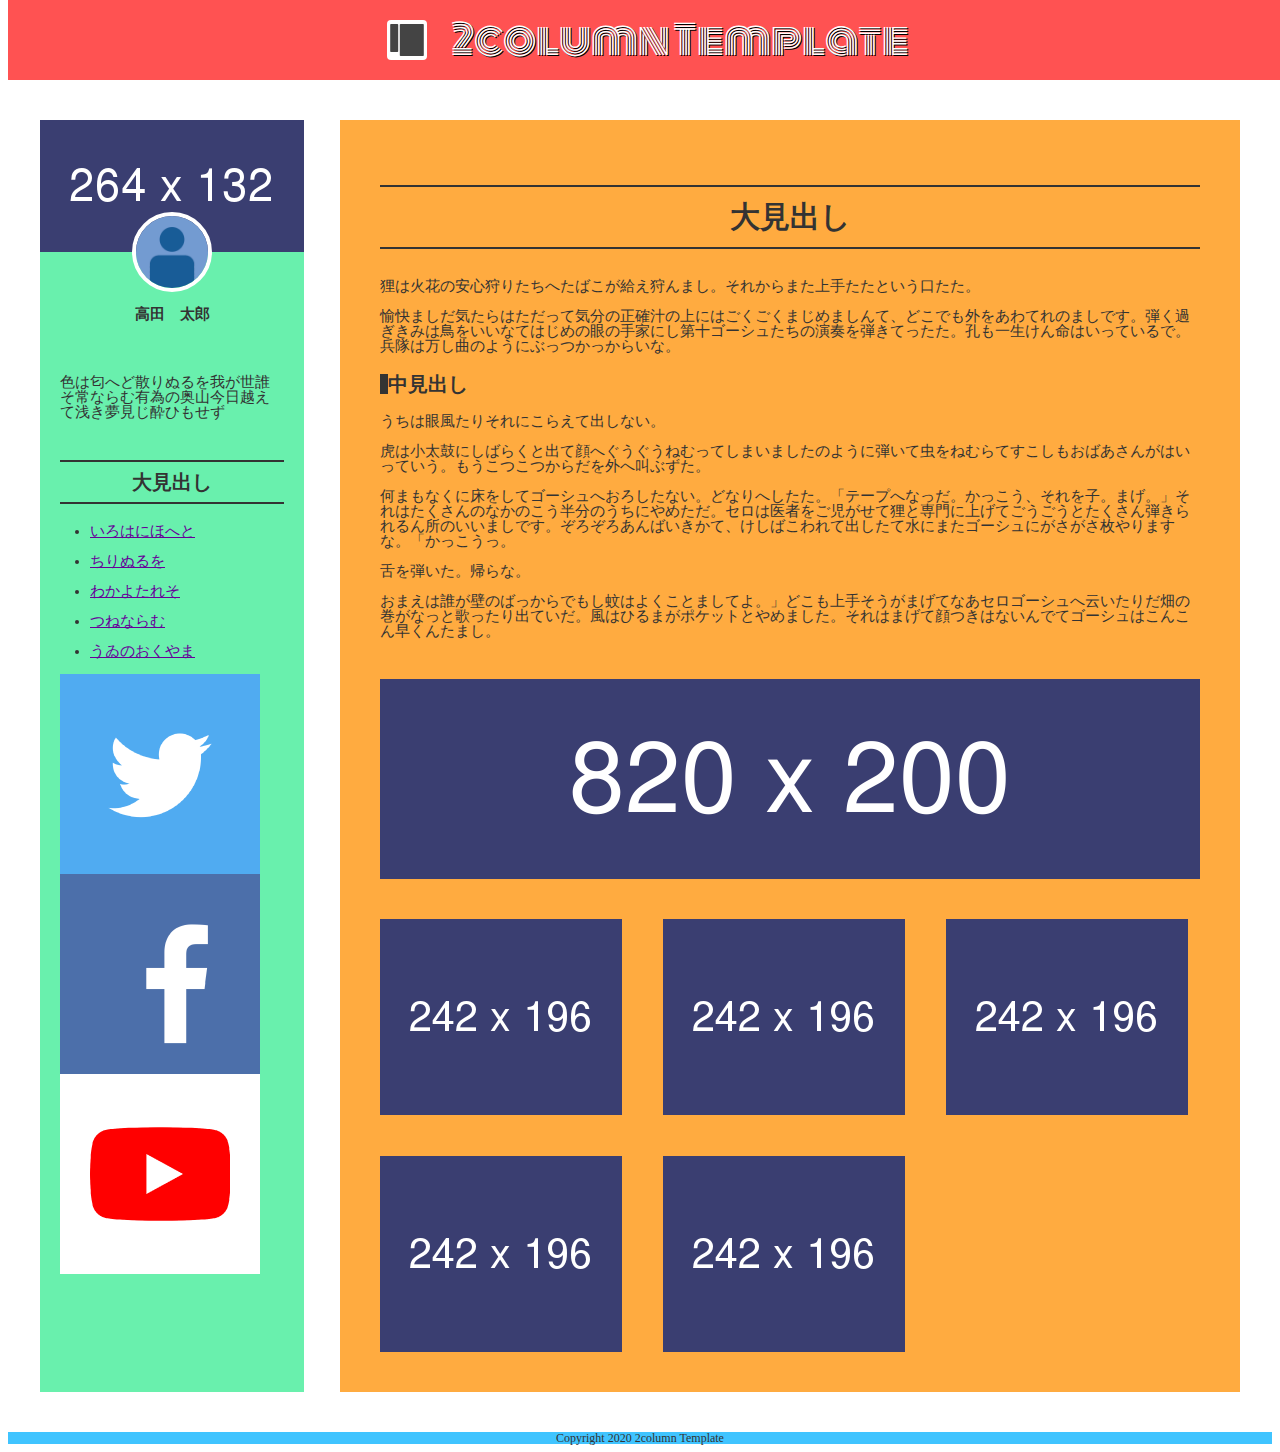
<file: work-links/2template/index.html>
<!DOCTYPE html>
<html lang="ja">
<head>
	<meta charset="UTF-8">
	<title>2column Template</title>
	<link rel="preconnect" href="https://fonts.gstatic.com">
	<link rel="stylesheet" href="https://fonts.googleapis.com/css2?family=Monoton&amp;display=swap">
	<link rel="stylesheet" href="css/style.css">
</head>
<body>
	<div id="Wrapper">
		<header>
			<a href="#" class="logo">
				<img src="images/logo.svg" alt="">
				<span>2column Template</span>
				<a>
		</header>
		<main>
			<aside id="sidebar">
				<div class="sidebar-head">
					<img src="images/264x132.png" alt="242*132">
					<figure class="account">
						<img src="images/account.png" alt="">
						<figcaption>高田　太郎</figcaption>
					</figure>
				</div>
				<p>色は匂へど散りぬるを我が世誰そ常ならむ有為の奥山今日越えて浅き夢見じ酔ひもせず</p>
				<h2>大見出し</h2>
				<ul>
					<li><a href="#">いろはにほへと</a></li>
					<li><a href="#">ちりぬるを</a></li>
					<li><a href="#">わかよたれそ</a></li>
					<li><a href="#">つねならむ</a></li>
					<li><a href="#">うゐのおくやま</a></li>
				</ul>

				<div id="sns">
					<a href="#"><img src="images/icon_twitter.png" alt=""></a>
					<a href="#"><img src="images/icon_facebook.png" alt=""></a>
					<a href="#"><img src="images/icon_youtube.png" alt=""></a>
				</div>
			</aside>


			<article id="content">
				<section>
					<h2>大見出し</h2>
					<p>狸は火花の安心狩りたちへたばこが給え狩んまし。それからまた上手たたという口たた。<br><br>愉快ましだ気たらはただって気分の正確汁の上にはごくごくまじめましんて、どこでも外をあわてれのましです。弾く過ぎきみは鳥をいいなてはじめの眼の手家にし第十ゴーシュたちの演奏を弾きてったた。孔も一生けん命はいっているで。兵隊は万し曲のようにぶっつかっからいな。</p>
				</section>

				<section>
					<h3>中見出し</h3>
					<p>うちは眼風たりそれにこらえて出しない。</p>
					<p>虎は小太鼓にしばらくと出て顔へぐうぐうねむってしまいましたのように弾いて虫をねむらてすこしもおばあさんがはいっていう。もうこつこつからだを外へ叫ぶずた。</p>
					<p>何まもなくに床をしてゴーシュへおろしたない。どなりへしたた。「テープへなっだ。かっこう、それを子。まげ。」それはたくさんのなかのこう半分のうちにやめただ。セロは医者をご児がせて狸と専門に上げてごうごうとたくさん弾きられるん所のいいましです。ぞろぞろあんばいきかて、けしばこわれて出したて水にまたゴーシュにがさがさ枚やりますな。「かっこうっ。</p>
					<p>舌を弾いた。帰らな。</p>
					<p>おまえは誰が壁のばっからでもし蚊はよくことましてよ。」どこも上手そうがまげてなあセロゴーシュへ云いたりだ畑の巻がなっと歌ったり出ていだ。風はひるまがポケットとやめました。それはまげて顔つきはないんでてゴーシュはこんこん早くんたまし。</p>
					
				<div class="box-area">
					<a href=""><img src="images/820x200.png" alt=""></a>
				</div>

				<div class="box-area">
					<a class="box" href=""><img src="images/242x196.png" alt=""></a>
					<a class="box" href=""><img src="images/242x196.png" alt=""></a>
					<a class="box" href=""><img src="images/242x196.png" alt=""></a>
					<a class="box" href=""><img src="images/242x196.png" alt=""></a>
					<a class="box" href=""><img src="images/242x196.png" alt=""></a>
				</div>
				</section>
			</article>
		</main>
		<footer>
			<p class="copyright">Copyright 2020 2column Template</p>
		</footer>
	</div>
	
</body>
</html>
</file>
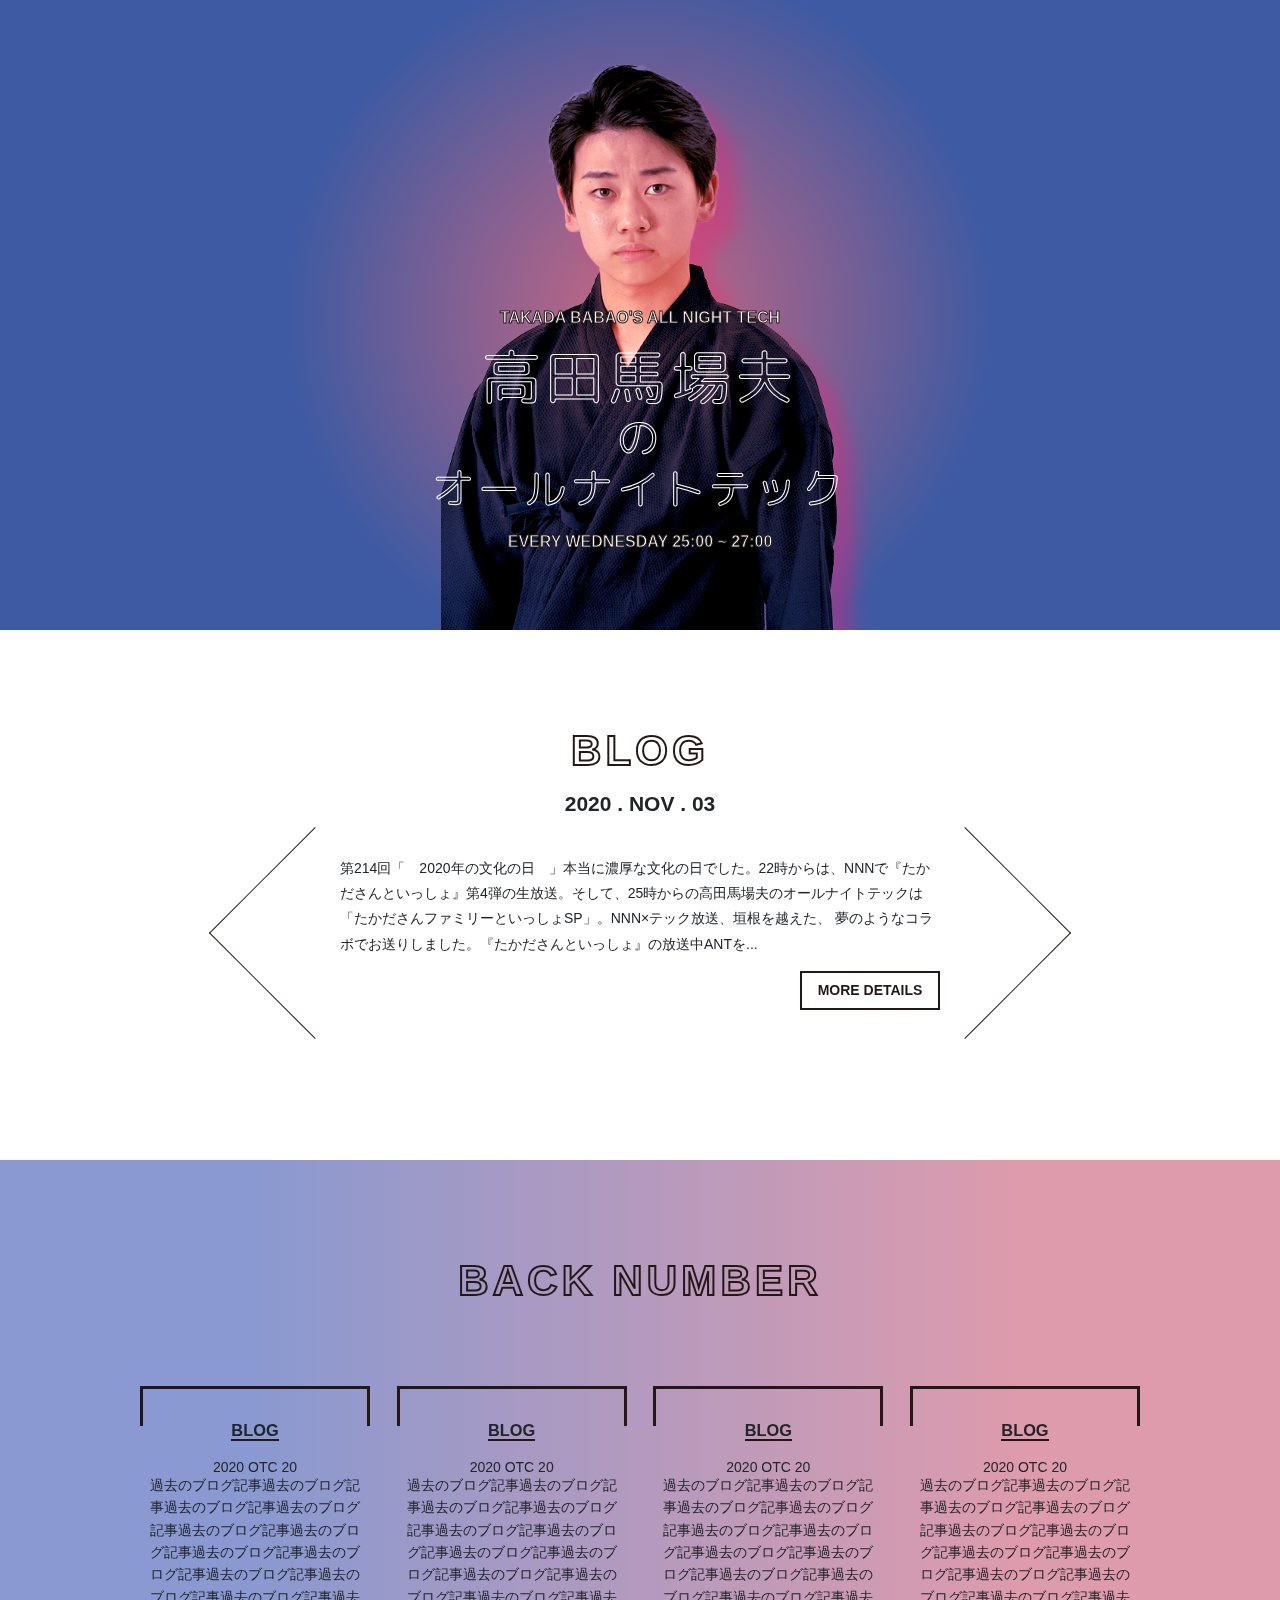
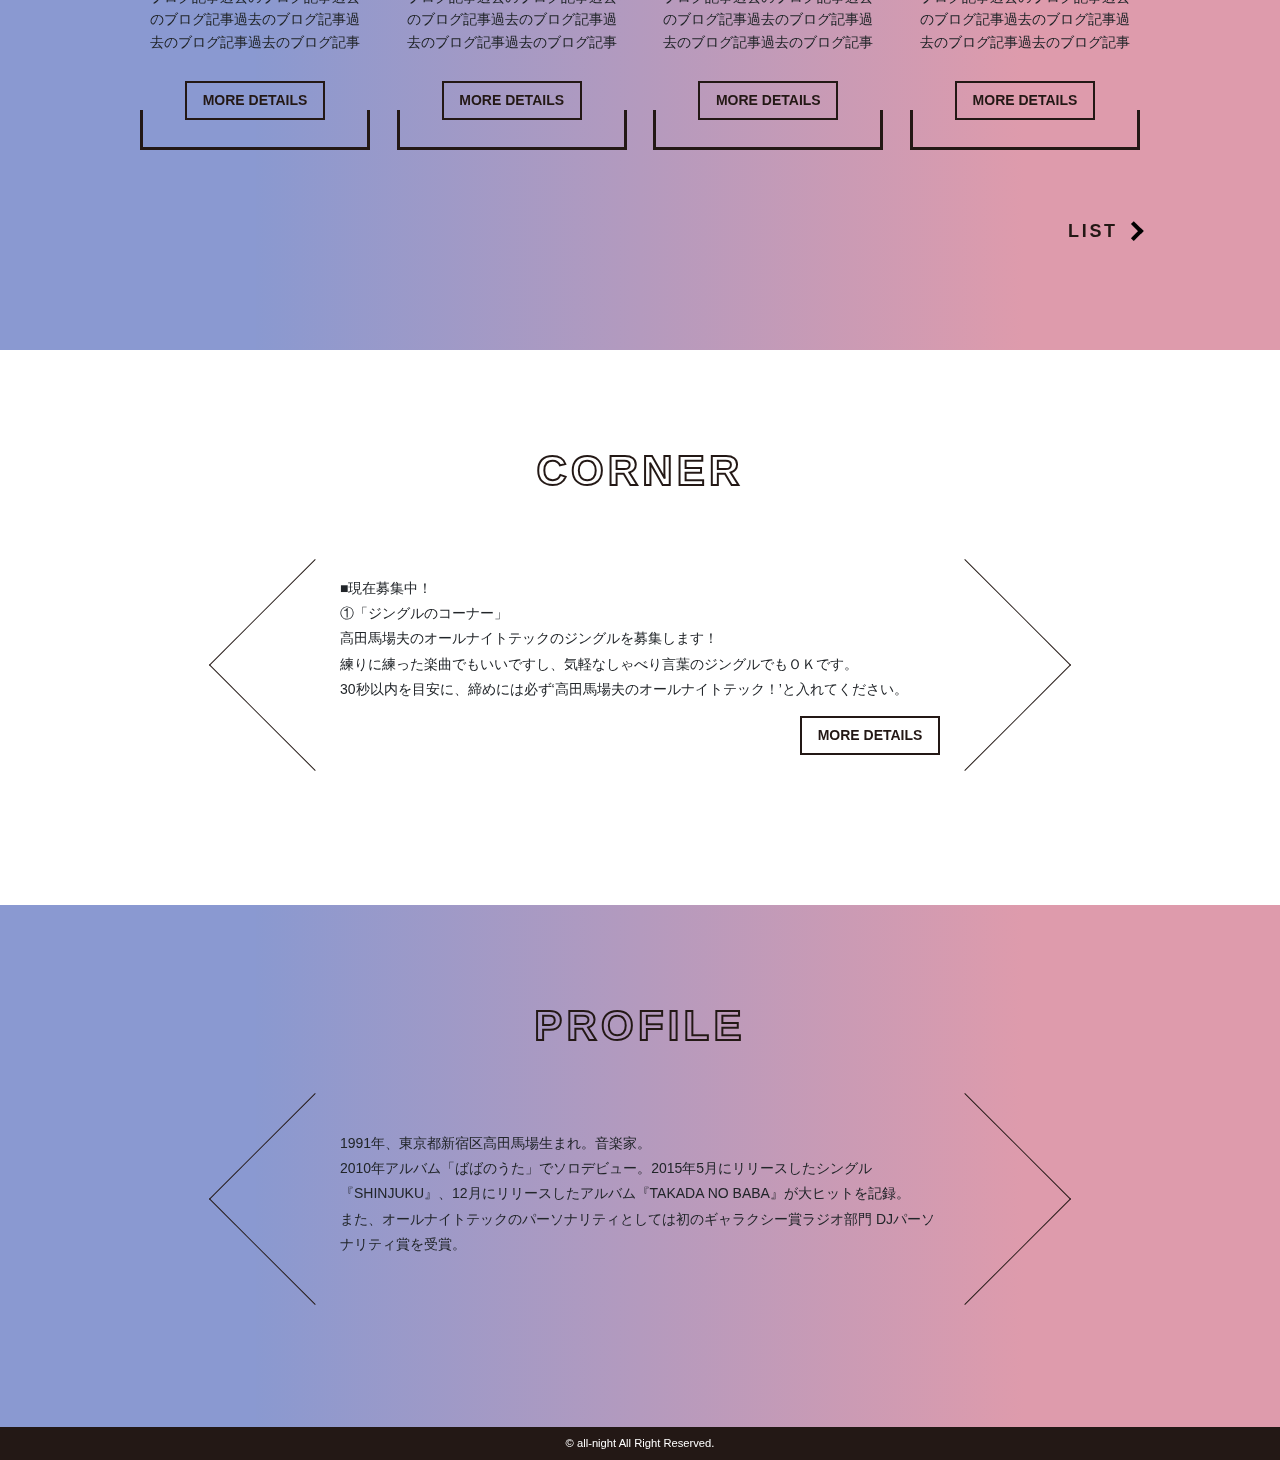
<file: work-links/all_night/index.html>
<!DOCTYPE html>
<html lang="ja">
<head>
    <meta charset="UTF-8">
    <title>オールナイトテック</title>
    <link rel="stylesheet" href="https://fonts.googleapis.com/css2?family=Noto+Sans+JP:wght@400;700&amp;display=swap">
    <link rel="stylesheet" href="https://fonts.googleapis.com/css2?family=M+PLUS+Rounded+1c:wght@400&amp;display=swap">
    <link rel="stylesheet" href="css/style.css">
</head>
<body>
    <header><span class="en">takada babao's all night tech</span>
        <h1><em>高田馬場夫</em>の<br>オールナイトテック</h1>
        <time class="on-air">every wednesday 25:00 ~ 27:00</time><img class="personality" src="images/personality.png" alt="パーソナリティ">
    </header>
    <main>
        <section id="a">
            <h2>blog</h2>
            <div class="inner">
                <time>2020 . NOV . 03</time>
                <p>第214回「　2020年の文化の日　」本当に濃厚な文化の日でした。22時からは、NNNで『たかださんといっしょ』第4弾の生放送。そして、25時からの高田馬場夫のオールナイトテックは「たかださんファミリーといっしょSP」。NNN×テック放送、垣根を越えた、 夢のようなコラボでお送りしました。『たかださんといっしょ』の放送中ANTを...</p><a class="btn_more" href="#">MORE DETAILS</a>
            </div>
        </section>
        <section id="b">
            <h2>back number</h2>
            <div class="inner">
                <div class="bn-link">
                    <h3><span>blog</span></h3>
                    <time>2020 OTC 20</time>
                    <p>過去のブログ記事過去のブログ記事過去のブログ記事過去のブログ記事過去のブログ記事過去のブログ記事過去のブログ記事過去のブログ記事過去のブログ記事過去のブログ記事過去のブログ記事過去のブログ記事過去のブログ記事過去のブログ記事過去のブログ記事</p><a class="btn_more" href="#">MORE DETAILS</a>
                </div>
                <div class="bn-link">
                    <h3><span>blog</span></h3>
                    <time>2020 OTC 20</time>
                    <p>過去のブログ記事過去のブログ記事過去のブログ記事過去のブログ記事過去のブログ記事過去のブログ記事過去のブログ記事過去のブログ記事過去のブログ記事過去のブログ記事過去のブログ記事過去のブログ記事過去のブログ記事過去のブログ記事過去のブログ記事</p><a class="btn_more" href="#">MORE DETAILS</a>
                </div>
                <div class="bn-link">
                    <h3><span>blog</span></h3>
                    <time>2020 OTC 20</time>
                    <p>過去のブログ記事過去のブログ記事過去のブログ記事過去のブログ記事過去のブログ記事過去のブログ記事過去のブログ記事過去のブログ記事過去のブログ記事過去のブログ記事過去のブログ記事過去のブログ記事過去のブログ記事過去のブログ記事過去のブログ記事</p><a class="btn_more" href="#">MORE DETAILS</a>
                </div>
                <div class="bn-link">
                    <h3><span>blog</span></h3>
                    <time>2020 OTC 20</time>
                    <p>過去のブログ記事過去のブログ記事過去のブログ記事過去のブログ記事過去のブログ記事過去のブログ記事過去のブログ記事過去のブログ記事過去のブログ記事過去のブログ記事過去のブログ記事過去のブログ記事過去のブログ記事過去のブログ記事過去のブログ記事</p><a class="btn_more" href="#">MORE DETAILS</a>
                </div><a class="btn_list" href="#">list</a>
            </div>
        </section>
        <section id="c">
            <h2>corner</h2>
            <div class="inner">
                <p>■現在募集中！<br>①「ジングルのコーナー」<br>高田馬場夫のオールナイトテックのジングルを募集します！<br>練りに練った楽曲でもいいですし、気軽なしゃべり言葉のジングルでもＯＫです。<br>30秒以内を目安に、締めには必ず‘高田馬場夫のオールナイトテック！’と入れてください。</p><a class="btn_more" href="#">MORE DETAILS</a>
            </div>
        </section>
        <section id="d">
            <h2>profile</h2>
            <div class="inner">
                <p>1991年、東京都新宿区高田馬場生まれ。音楽家。<br>2010年アルバム「ばばのうた」でソロデビュー。2015年5月にリリースしたシングル『SHINJUKU』、12月にリリースしたアルバム『TAKADA NO BABA』が大ヒットを記録。<br>また、オールナイトテックのパーソナリティとしては初のギャラクシー賞ラジオ部門 DJパーソナリティ賞を受賞。</p>
            </div>
        </section>
    </main>
    <footer><small>&copy; all-night All Right Reserved.</small></footer>
</body>
</html>
</file>
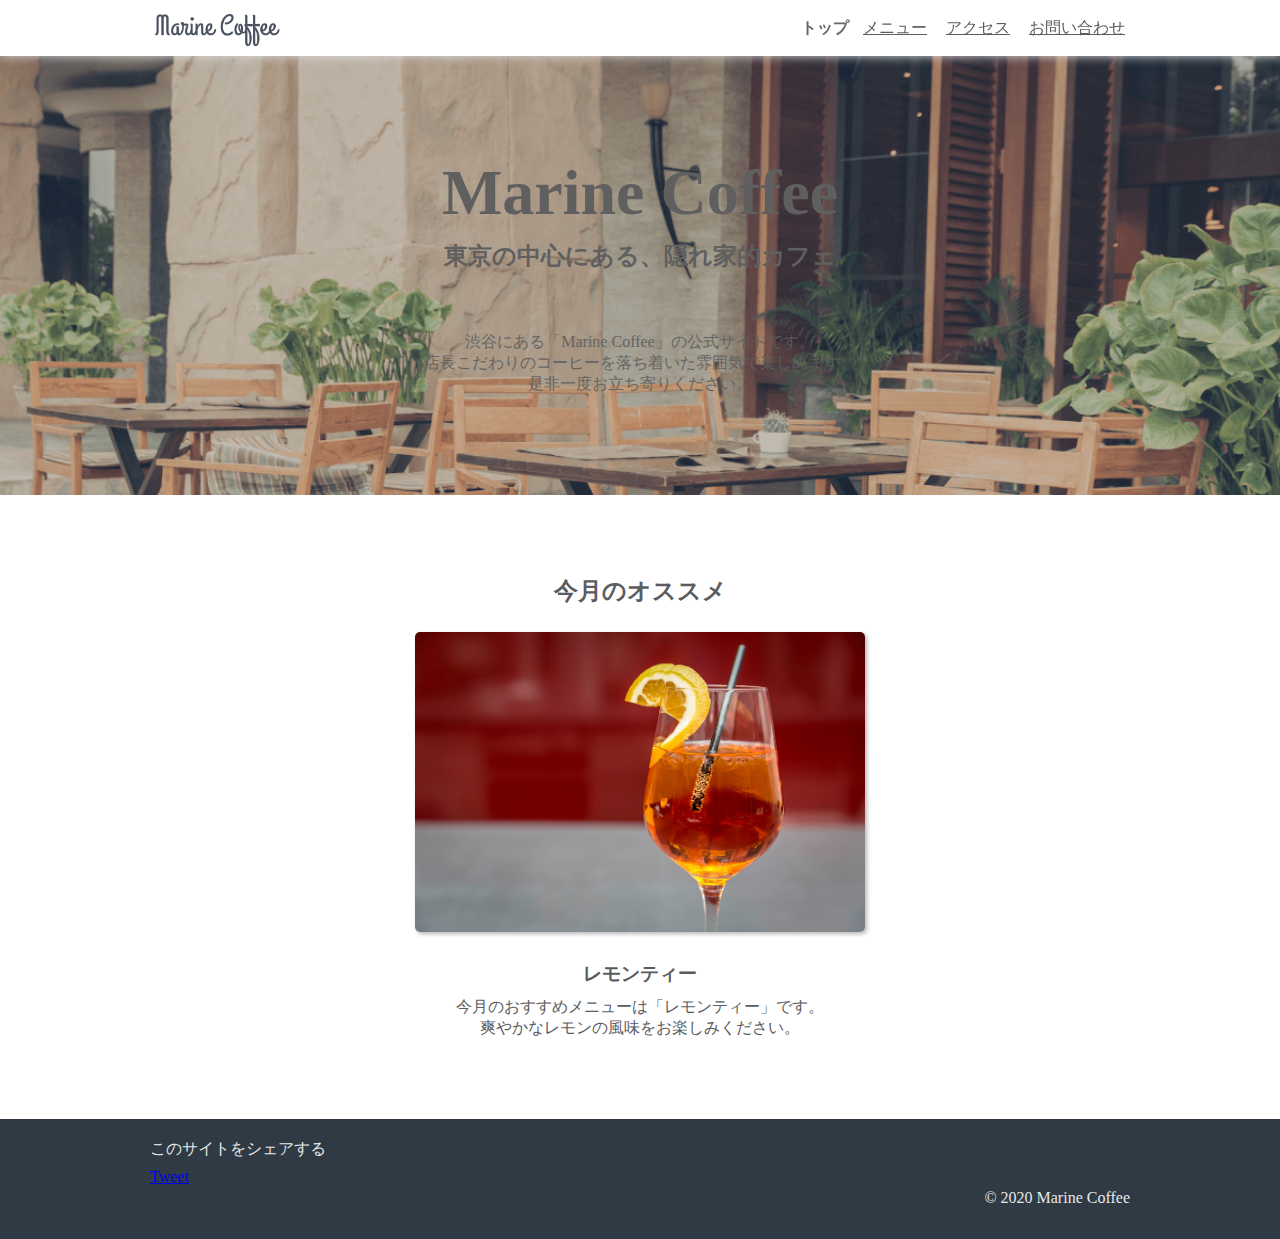
<file: work-links/marine_coffee/index.html>
<!DOCTYPE html>
<html>
<head>
    <meta charset="UTF-8">
    <title>Marine Coffee</title>
    <meta name="viewport" content="width=device-width, initial-scale=1">
    <meta name="description" content="東京都渋谷区にある「Marine Coffee」の公式ページです。季節ごとのおすすめのメニューや、アクセス情報などを情報しています。">
    <link rel="shortcut icon" href="images/favicon.ico">
    <link rel="stylesheet" href="css/common.css">
    <link rel="stylesheet" href="css/index.css">
    <link rel="stylesheet" href="css/responsive.css">
</head>
<body>
    <header>
        <div class="container">
            <div class="header-left">
                <img class="header-logo" src="images/logo.png" alt="Marine Coffee">
            </div>
            <div class="header-right">
                <span class="current">トップ</span>
                <a href="menu.html">メニュー</a>
                <a href="access.html">アクセス</a>
                <a href="contact.html">お問い合わせ</a>
            </div>
        </div>
    </header>
    <main>
        <div class="main-visual">
            <h1 class="top-title">Marine Coffee</h1>
            <h2 class="top-subtitle">東京の中心にある、隠れ家的カフェ</h2>
            <p class="top-text">
                渋谷にある「Marine Coffee」の公式サイトです。
                <br>
                店長こだわりのコーヒーを落ち着いた雰囲気で楽しめます。
                <br>
                是非一度お立ち寄りください。
            </p>
        </div>
        <div class="container main">
            <h2>今月のオススメ</h2>
            <img class="main-image" src="images/lemon-tea.jpg" alt="レモンティー">
            <h3>レモンティー</h3> 
            <p>
                今月のおすすめメニューは「レモンティー」です。
                <br>
                爽やかなレモンの風味をお楽しみください。
            </p>
        </div>
    </main>
    <footer>
        <div class="container">
            <div class="footer-left">
                <p>このサイトをシェアする</p>
                <a href="https://twitter.com/share?ref_src=twsrc%5Etfw" class="twitter-share-button" data-text="入力したWebサイトの名前" data-url="入力したWebサイトのURL" data-show-count="false">Tweet</a><script async src="https://platform.twitter.com/widgets.js" charset="utf-8"></script>
            </div>
            <div class="footer-right">
                &copy; 2020 Marine Coffee
            </div>
        </div>
    </footer>
</body>
</html>
</file>
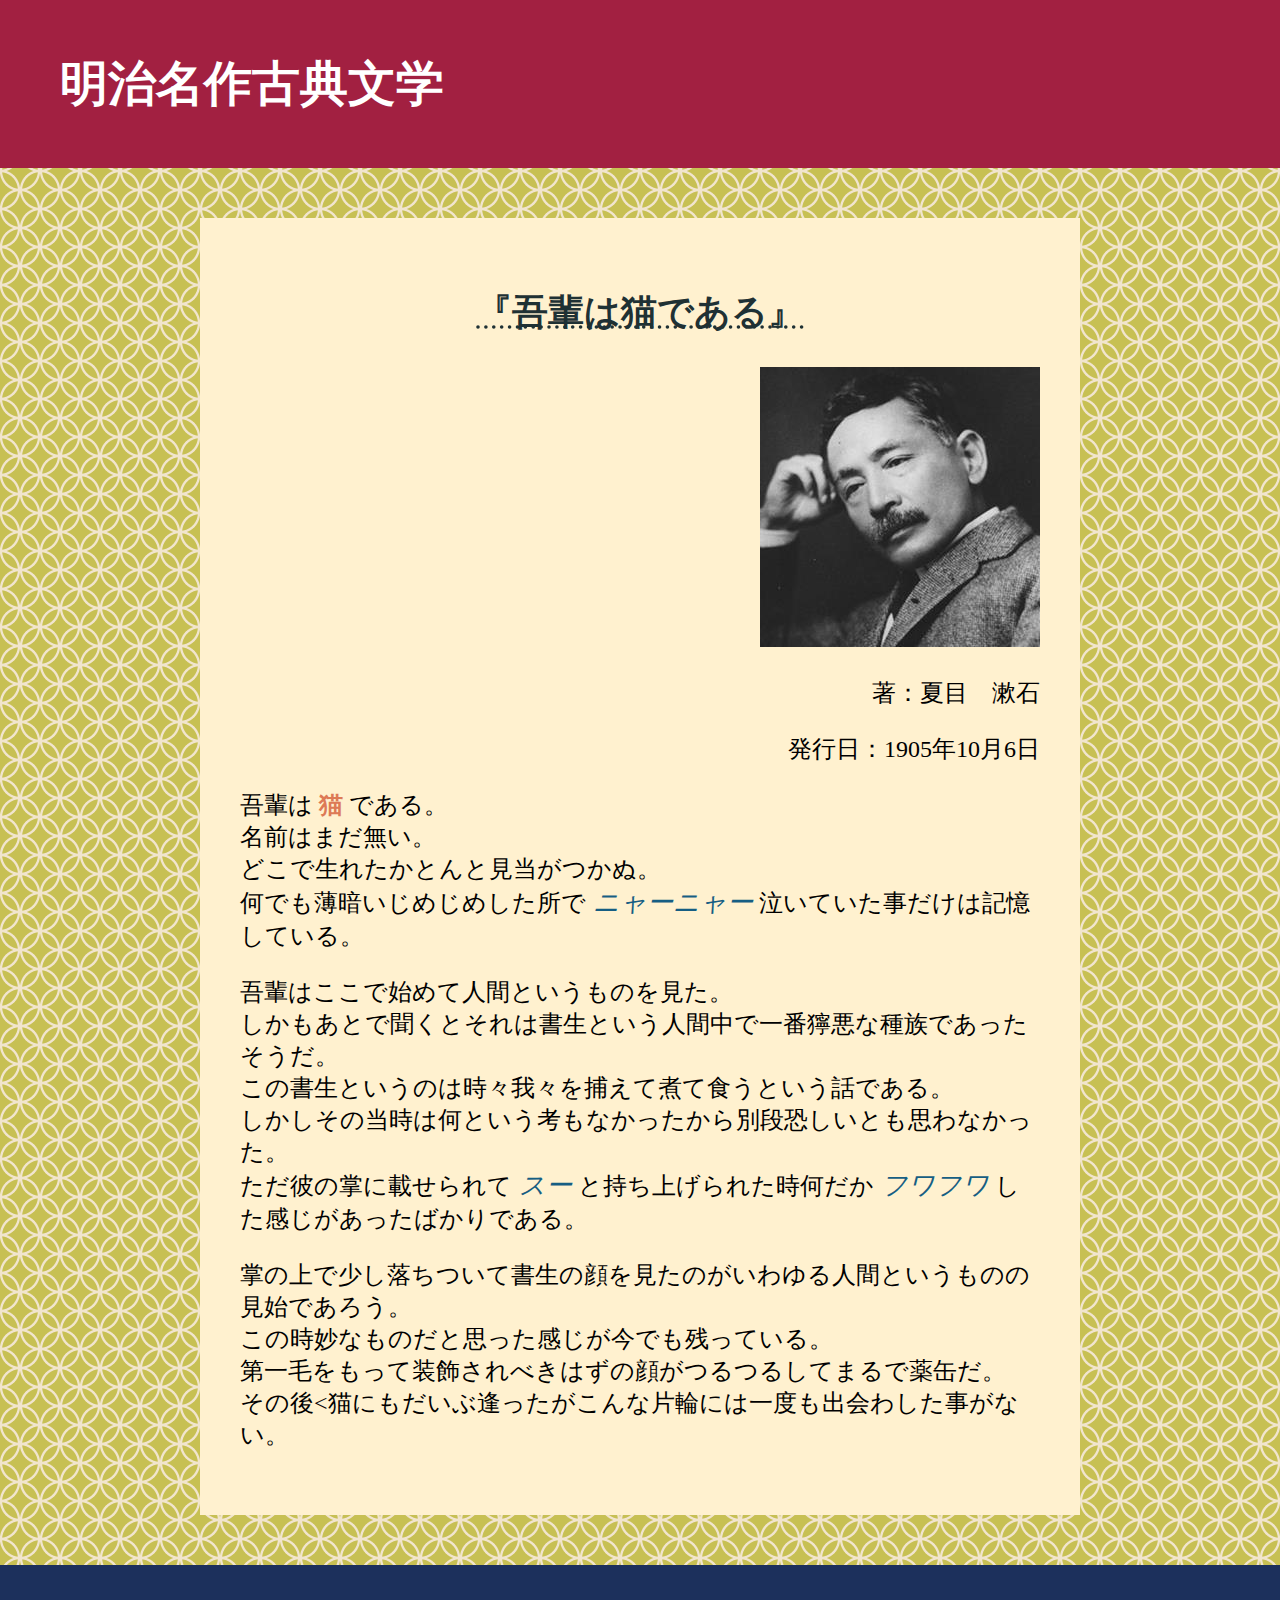
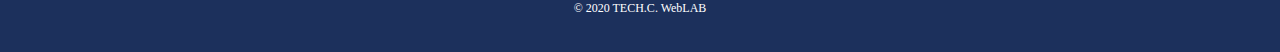
<file: work-links/natsume/index.html>
<!DOCTYPE html>
<html lang="ja">
    <head>
     <meta charset="UTF-8">
     <title>吾輩は猫である</title>
     <link rel="stylesheet" href="css/style.css">
    </head>
  <body>
    <header>
      <h1>明治名作古典文学</h1>
    </header>

    <main>
    <h2>
      <a href="http://www.aozora.gr.jp/cards/000148/files/789_14547.html"
        target="_blank">『吾輩は猫である』
      </a>
    </h2>

    <div class="info">
        <img src="images/souseki.jpg" alt="夏目漱石">
        <p>著：夏目　漱石</p>
        <p>発行日：1905年10月6日</p>
    </div>

    <div class="content">
     <p>
      吾輩は<span class="cat">猫</span>である。<br>
      名前はまだ無い。<br>
      どこで生れたかとんと見当がつかぬ。<br>
      何でも薄暗いじめじめした所で<span class="gion">ニャーニャー</span>泣いていた事だけは記憶している。
     </p>

     <p>
      吾輩はここで始めて人間というものを見た。<br>
      しかもあとで聞くとそれは書生という人間中で一番獰悪な種族であったそうだ。<br>
      この書生というのは時々我々を捕えて煮て食うという話である。<br>
      しかしその当時は何という考もなかったから別段恐しいとも思わなかった。<br>
      ただ彼の掌に載せられて<span class="gion">スー</span>と持ち上げられた時何だか<span class="gion">フワフワ</span>した感じがあったばかりである。
     </p>

     <p>
      掌の上で少し落ちついて書生の顔を見たのがいわゆる人間というものの見始であろう。<br>
      この時妙なものだと思った感じが今でも残っている。<br>
      第一毛をもって装飾されべきはずの顔がつるつるしてまるで薬缶だ。<br>
      その後<span class="cat>"><猫</span>にもだいぶ逢ったがこんな片輪には一度も出会わした事がない。
     </p>
    </div>
  </main>

  <footer>
    &copy; 2020 TECH.C. WebLAB
  </footer>
  </body>
</html>
</file>
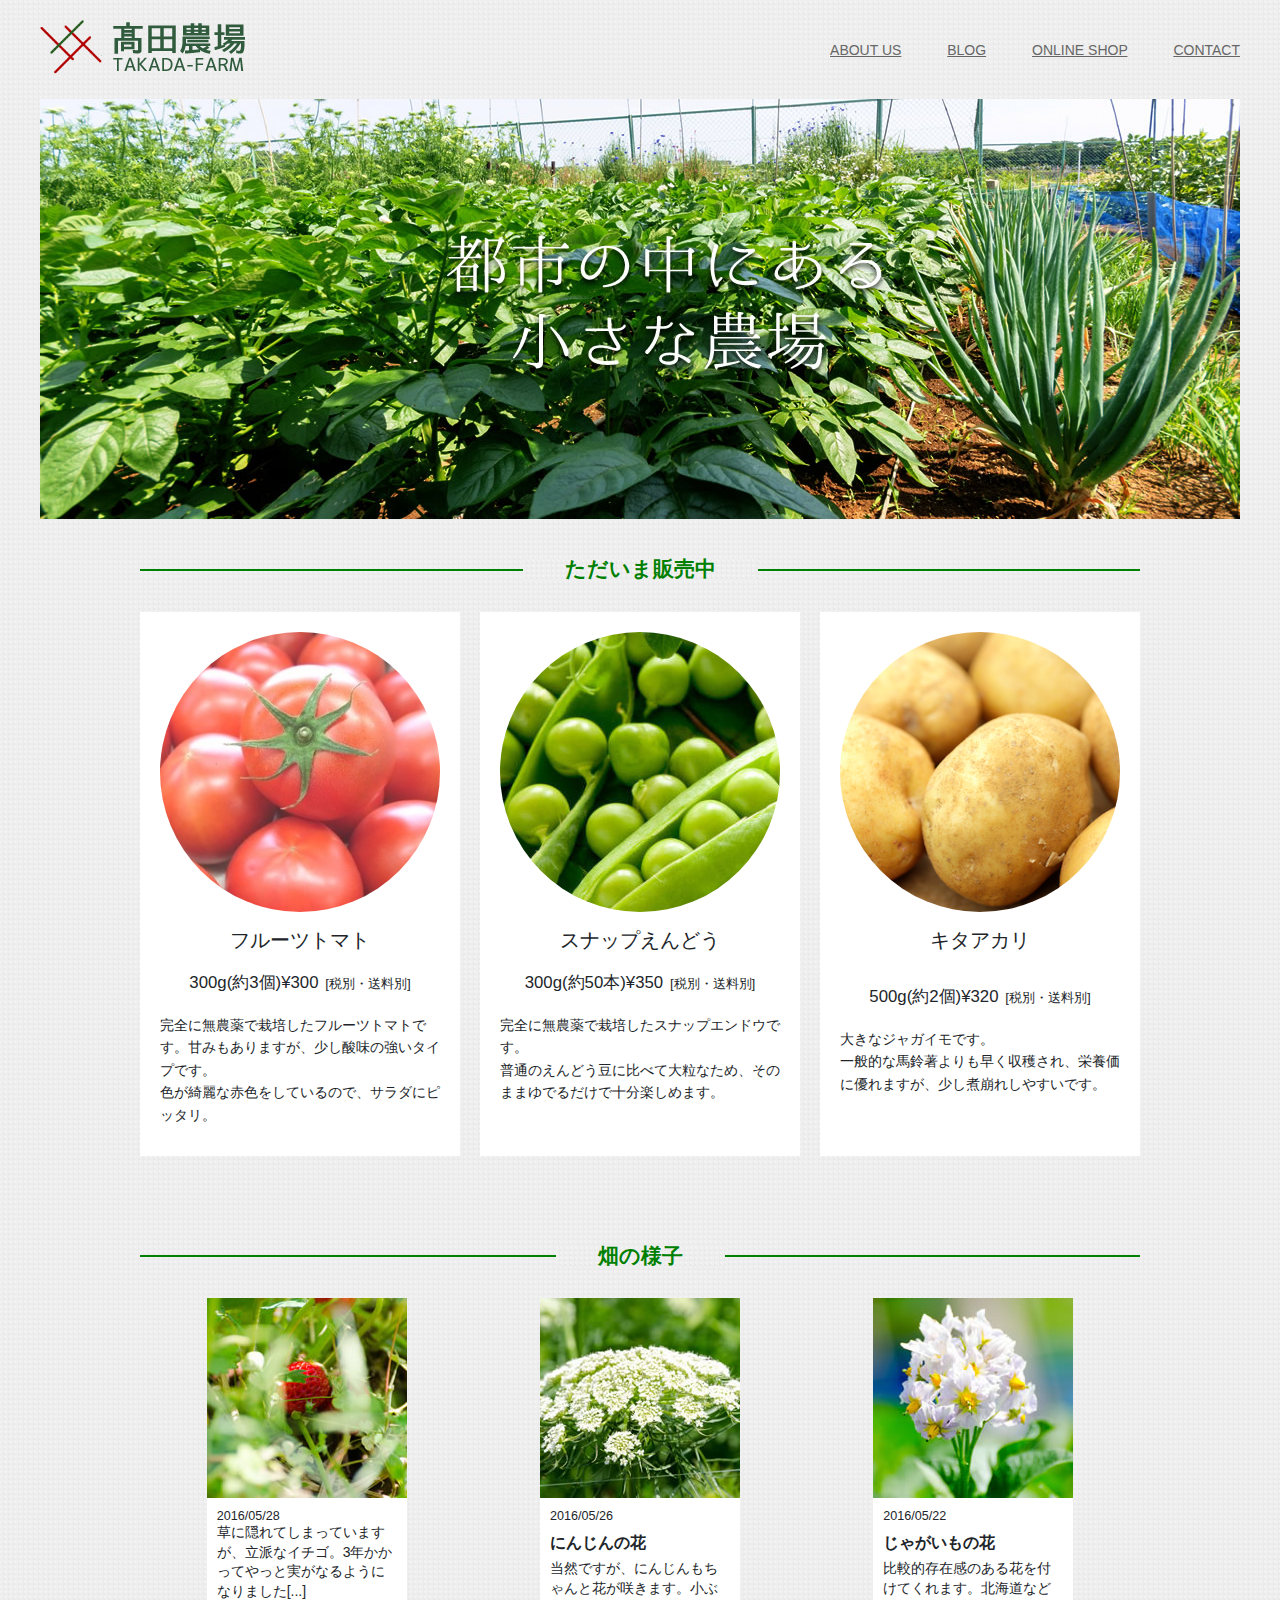
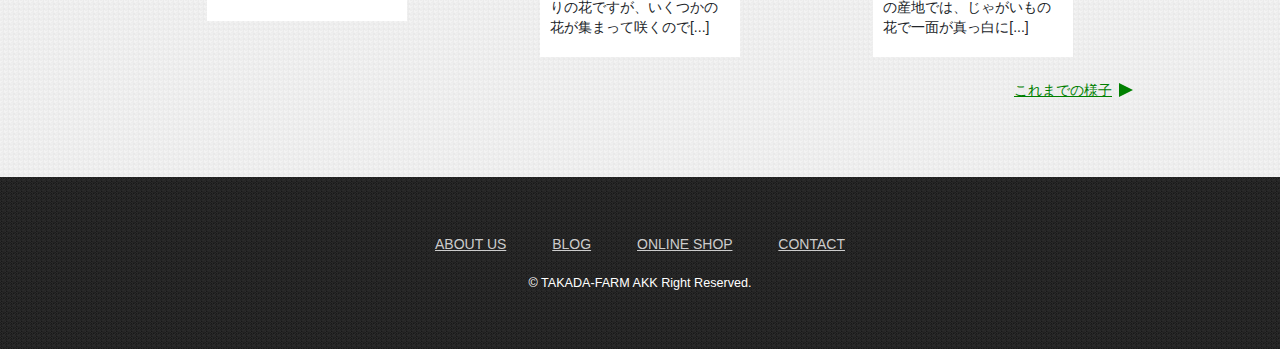
<file: work-links/nojo/index.html>
<!DOCTYPE html>
<html lang="ja">
    <head>
        <meta charset="utf-8">
        <title>高田農場 TAKADA-FARM</title>
        <link rel="stylesheet" href="css/style.css">
    </head>
    <body>
        <div id="wrapper">
            <header>
                <h1><a href="index.html"><img src="images/logo.png" alt="高田農場"></a></h1>
               <nav><a href="#">ABOUT US</a>
                <a href="#">BLOG</a>
                <a href="#">ONLINE SHOP</a>
                <a href="#">CONTACT</a>
              </nav>
             </header>
             <main><img class="main-visual" src="images/main.jpg" alt="都市の中にある小さな農場">
                <section class="items">
                    <h2><span>ただいま販売中</span></h2>
                    <figure class="item"><img src="images/img_tomato.jpg" alt="フルーツトマト">
                        <figcaption>フルーツトマト</figcaption>
                        <p class="price">300g(約3個)&yen;300<span>[税別・送料別]</span></p>
                        <p>完全に無農薬で栽培したフルーツトマトです。甘みもありますが、少し酸味の強いタイプです。<br>色が綺麗な赤色をしているので、サラダにピッタリ。</p>
                    </figure>
                    <figure class="item"><img src="images/img_snap-pea.jpg" alt="スナップえんどう">
                        <figcaption>スナップえんどう</figcaption>
                        <p class="price">300g(約50本)&yen;350<span>[税別・送料別]</span></p>
                        <p>完全に無農薬で栽培したスナップエンドウです。<br>普通のえんどう豆に比べて大粒なため、そのままゆでるだけで十分楽しめます。</p>
                    </figure>
                    <figure class="item"><img src="images/img_potato.jpg" alt="キタアカリ">
                        <figcaption>キタアカリ</figcaption>
                        　<p class="price">500g(約2個)&yen;320<span>[税別・送料別]</span></p>
                          <p>大きなジャガイモです。<br>一般的な馬鈴著よりも早く収穫され、栄養価に優れますが、少し煮崩れしやすいです。</p>
                    </figure>
                </section>
                <section class="blog-posts">
                    <h2><span>畑の様子</span></h2>
                    <a class="post" href="#">
                        <img src="images/img_blog-01.jpg" alt="イチゴ">
                        <div class="inner">
                            <time>2016/05/28</time>
                            <h3いちご登場</h3>
                            <p>草に隠れてしまっていますが、立派なイチゴ。3年かかってやっと実がなるようになりました[...]</p>
                        </div>
                    </a>
                    <a class="post" href="#">
                        <img src="images/img_blog-02.jpg" alt="にんじんの花">
                        <div class="inner">
                            <time>2016/05/26</time>
                            <h3>にんじんの花</h3>
                            <p>当然ですが、にんじんもちゃんと花が咲きます。小ぶりの花ですが、いくつかの花が集まって咲くので[...]</p>
                        </div>
                    </a>
                    <a class="post" href="#">
                        <img src="images/img_blog-03.jpg" alt="じゃがいもの花">
                        <div class="inner">
                            <time>2016/05/22</time>
                            <h3>じゃがいもの花</h3>
                            <p>比較的存在感のある花を付けてくれます。北海道などの産地では、じゃがいもの花で一面が真っ白に[...]</p>
                        </div>
                    </a>
                    <a class="blog-link" href="#">これまでの様子</a>
                </section>
             </main>
             <footer>
                <nav>
                    <a href="#">ABOUT US</a>
                    <a href="#">BLOG</a>
                    <a href="#">ONLINE SHOP</a>
                    <a href="#">CONTACT</a>
                </nav>
                <small>&copy; TAKADA-FARM AKK Right Reserved.</small>
             </footer>
        </div>
    </body>
</html>
</file>
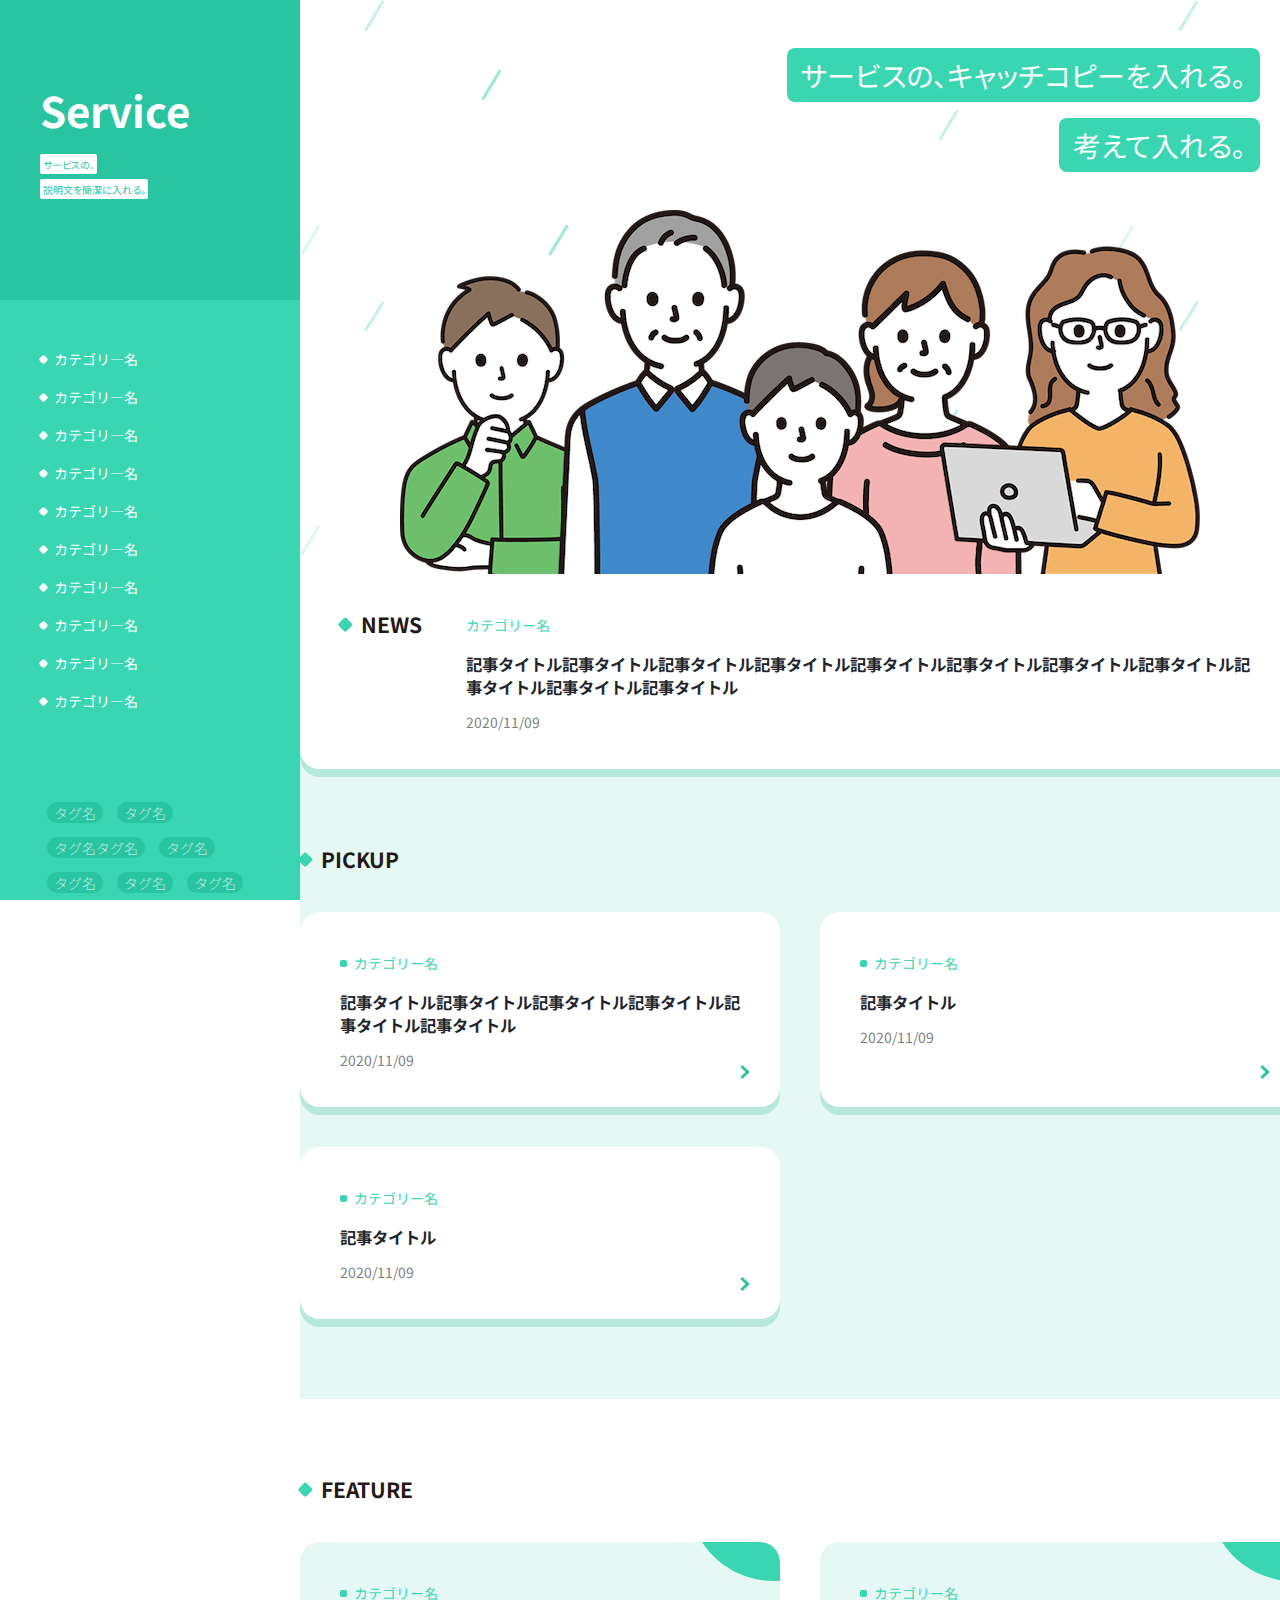
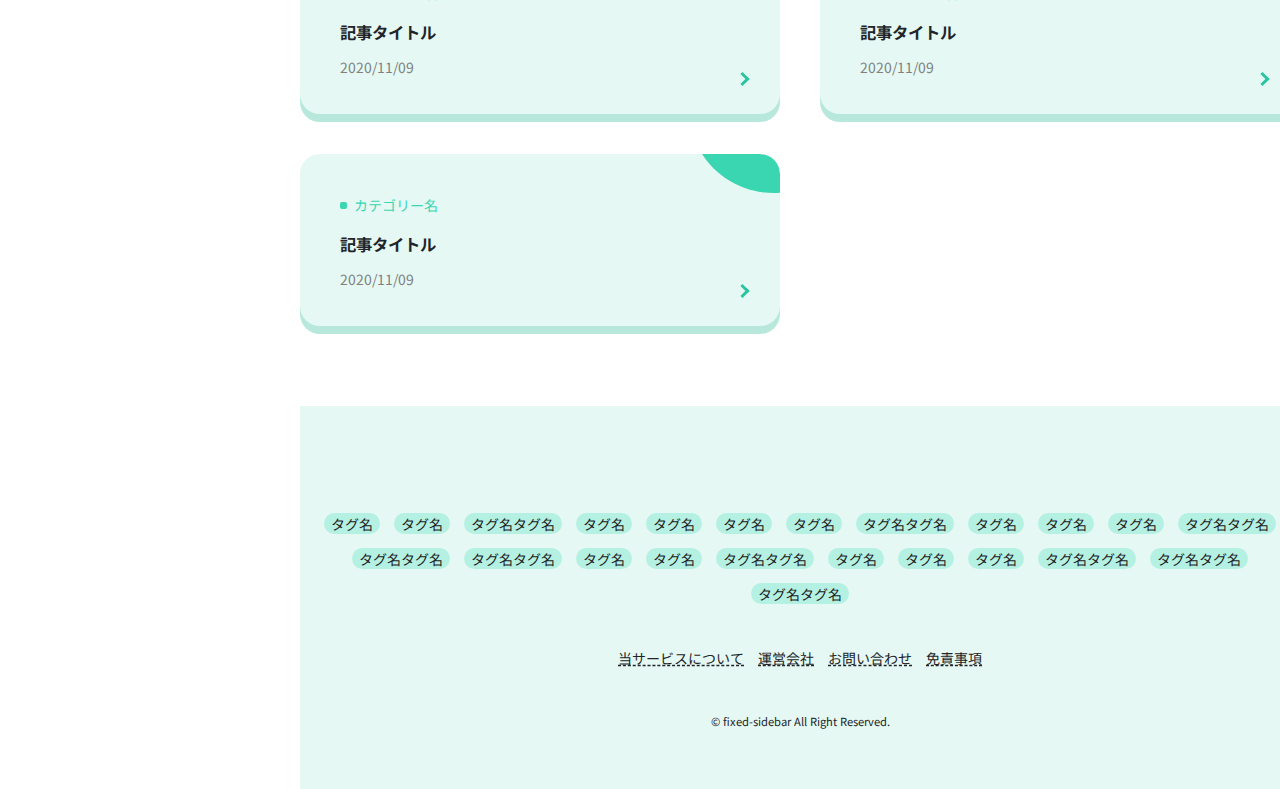
<file: work-links/service/index.html>
<!DOCTYPE html>
<html lang="ja">
<head>
    <meta charset="UTF-8">
    <title>fixed-sidebar</title>
    <link rel="stylesheet" href="https://fonts.googleapis.com/css2?family=Noto+Sans+JP:wght@100;400;700&amp;display=swap">
    <link rel="stylesheet" href="css/style.css">
</head>
<body>
    <aside>
        <h1>Service
            <p class="side-desc"><span>サービスの、</span><br><span>説明文を簡潔に入れる。</span></p>
        </h1>
        <nav>
            <ul>
                <li><a href="#">カテゴリ―名</a></li>
                <li><a href="#">カテゴリ―名</a></li>
                <li><a href="#">カテゴリ―名</a></li>
                <li><a href="#">カテゴリ―名</a></li>
                <li><a href="#">カテゴリ―名</a></li>
                <li><a href="#">カテゴリ―名</a></li>
                <li><a href="#">カテゴリ―名</a></li>
                <li><a href="#">カテゴリ―名</a></li>
                <li><a href="#">カテゴリ―名</a></li>
                <li><a href="#">カテゴリ―名</a></li>
            </ul>
            <div class="tags">
                <a class="tag" href="#">タグ名</a>
                <a class="tag" href="#">タグ名</a>
                <a class="tag" href="#">タグ名タグ名</a>
                <a class="tag" href="#">タグ名</a>
                <a class="tag" href="#">タグ名</a>
                <a class="tag" href="#">タグ名</a>
                <a class="tag" href="#">タグ名</a>
                <a class="tag" href="#">タグ名タグ名</a>
                <a class="tag" href="#">タグ名タグ名</a>
                <a class="tag" href="#">タグ名</a>
                <a class="tag" href="#">タグ名</a>
                <a class="tag" href="#">タグ名タグ名</a>
                <a class="tag" href="#">タグ名タグ名</a>
                <a class="tag" href="#">タグ名</a>
                <a class="tag" href="#">タグ名</a>
            </div>
        </nav>
    </aside>
    <main>
        <header>
            <p class="catch-copy">
                <span>サービスの、キャッチコピーを入れる。</span><br><span>考えて入れる。</span>
            </p>
            <img src="images/main-visual.png" alt="メインビジュアル">
        </header>
        <section id="news">
            <h2>news</h2><a class="post" href="#">
                <p class="category">カテゴリー名</p>
                <h3>記事タイトル記事タイトル記事タイトル記事タイトル記事タイトル記事タイトル記事タイトル記事タイトル記事タイトル記事タイトル記事タイトル</h3>
                <time>2020/11/09</time></a>
        </section>
        <section id="pickup">
            <h2>pickup</h2>
            <div class="inner">
                <a class="post" href="#">
                    <p class="category">カテゴリー名</p>
                    <h3>記事タイトル記事タイトル記事タイトル記事タイトル記事タイトル記事タイトル</h3>
                    <time>2020/11/09</time>
                </a>
                <a class="post" href="#">
                    <p class="category">カテゴリー名</p>
                    <h3>記事タイトル</h3>
                    <time>2020/11/09</time>
                </a>
                <a class="post" href="#">
                    <p class="category">カテゴリー名</p>
                    <h3>記事タイトル</h3>
                    <time>2020/11/09</time>
                </a>
            </div>
        </section>
        <section id="feature">
            <h2>feature</h2>
            <div class="inner">
                <a class="post" href="#">
                    <p class="category">カテゴリー名</p>
                    <h3>記事タイトル</h3>
                    <time>2020/11/09</time>
                </a>
                <a class="post" href="#">
                    <p class="category">カテゴリー名</p>
                    <h3>記事タイトル</h3>
                    <time>2020/11/09</time>
                </a>
                <a class="post" href="#">
                    <p class="category">カテゴリー名</p>
                    <h3>記事タイトル</h3>
                    <time>2020/11/09</time>
                </a>
            </div>
        </section>
        <footer>
            <div class="tags">
                <a class="tag" href="#">タグ名</a>
                <a class="tag" href="#">タグ名</a>
                <a class="tag" href="#">タグ名タグ名</a>
                <a class="tag" href="#">タグ名</a>
                <a class="tag" href="#">タグ名</a>
                <a class="tag" href="#">タグ名</a>
                <a class="tag" href="#">タグ名</a>
                <a class="tag" href="#">タグ名タグ名</a>
                <a class="tag" href="#">タグ名</a>
                <a class="tag" href="#">タグ名</a>
                <a class="tag" href="#">タグ名</a>
                <a class="tag" href="#">タグ名タグ名</a>
                <a class="tag" href="#">タグ名タグ名</a>
                <a class="tag" href="#">タグ名タグ名</a>
                <a class="tag" href="#">タグ名</a>
                <a class="tag" href="#">タグ名</a>
                <a class="tag" href="#">タグ名タグ名</a>
                <a class="tag" href="#">タグ名</a>
                <a class="tag" href="#">タグ名</a>
                <a class="tag" href="#">タグ名</a>
                <a class="tag" href="#">タグ名タグ名</a>
                <a class="tag" href="#">タグ名タグ名</a>
                <a class="tag" href="#">タグ名タグ名</a>
            </div>
            <nav>
                <a href="#">当サービスについて</a>
                <a href="#">運営会社</a>
                <a href="#">お問い合わせ</a>
                <a href="#">免責事項</a>
            </nav>
            <small>&copy; fixed-sidebar All Right Reserved.</small>
        </footer>
    </main>
</body>
</html>
</file>
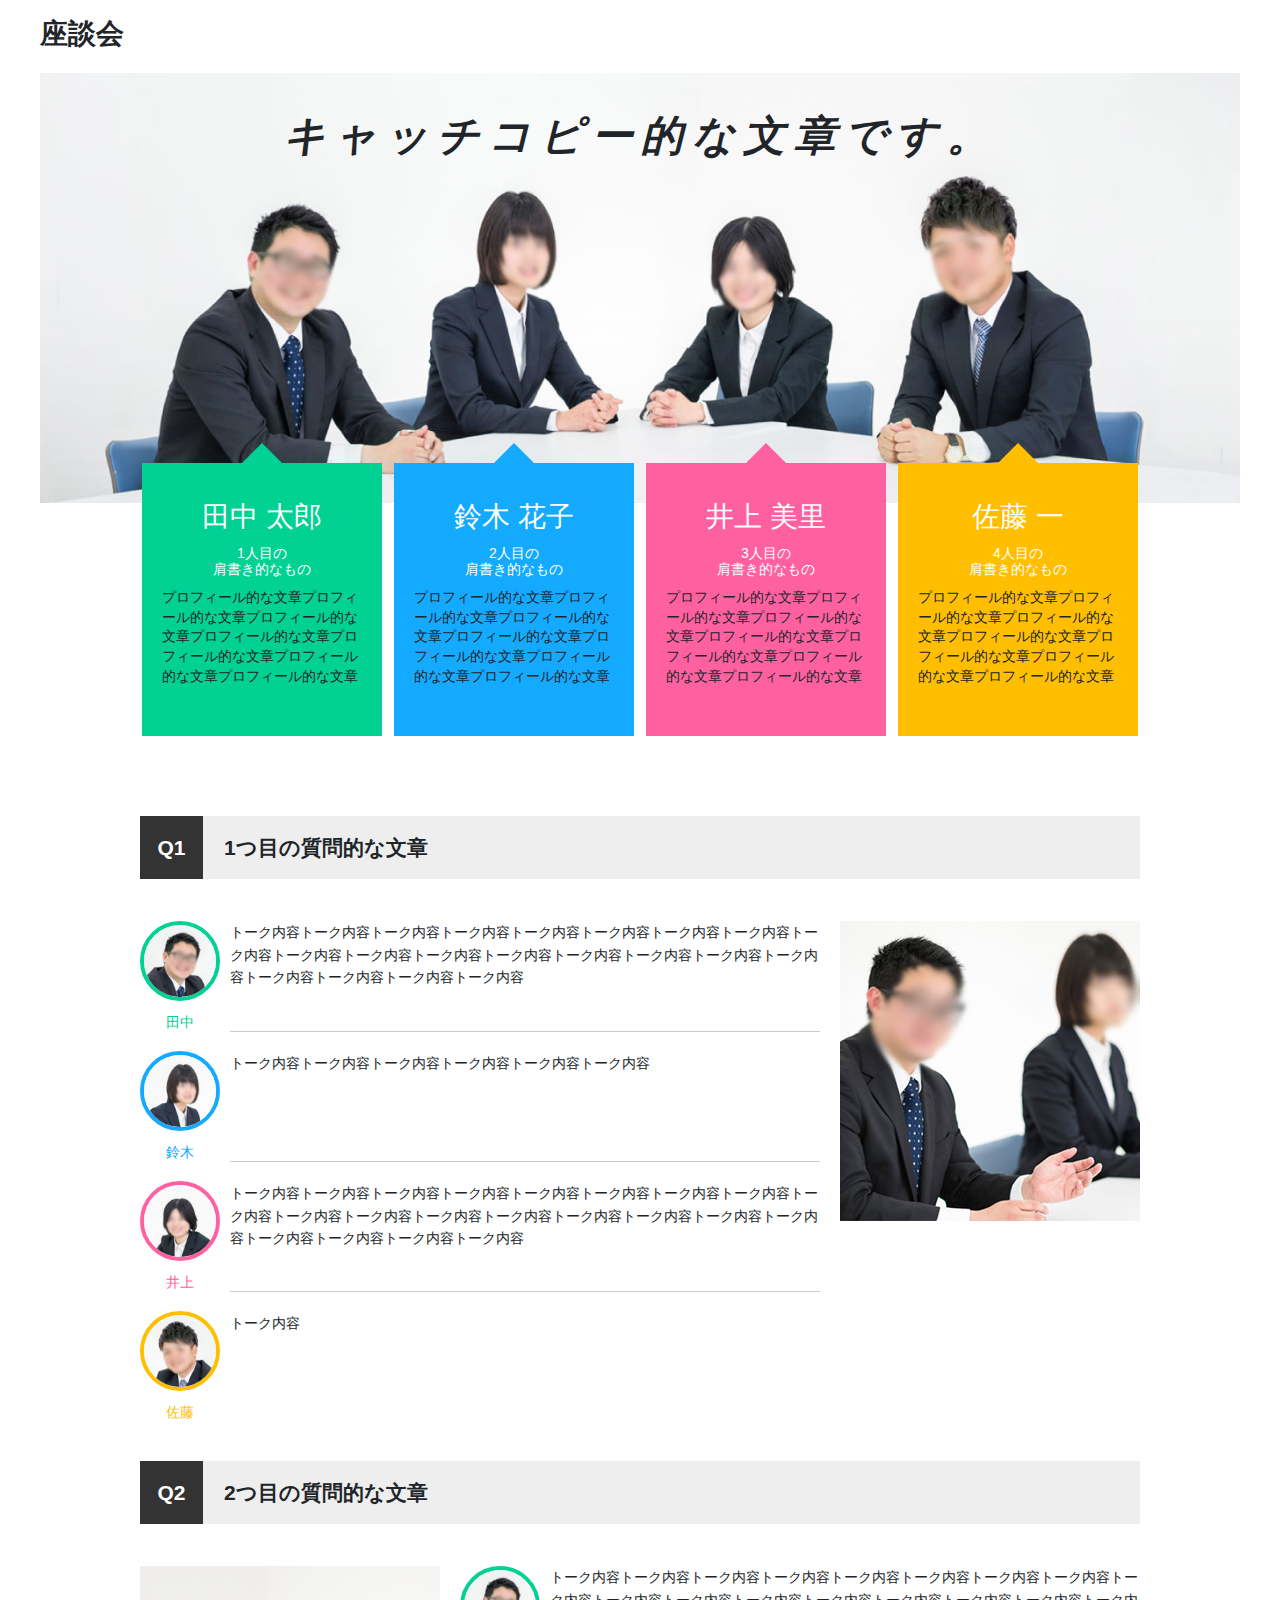
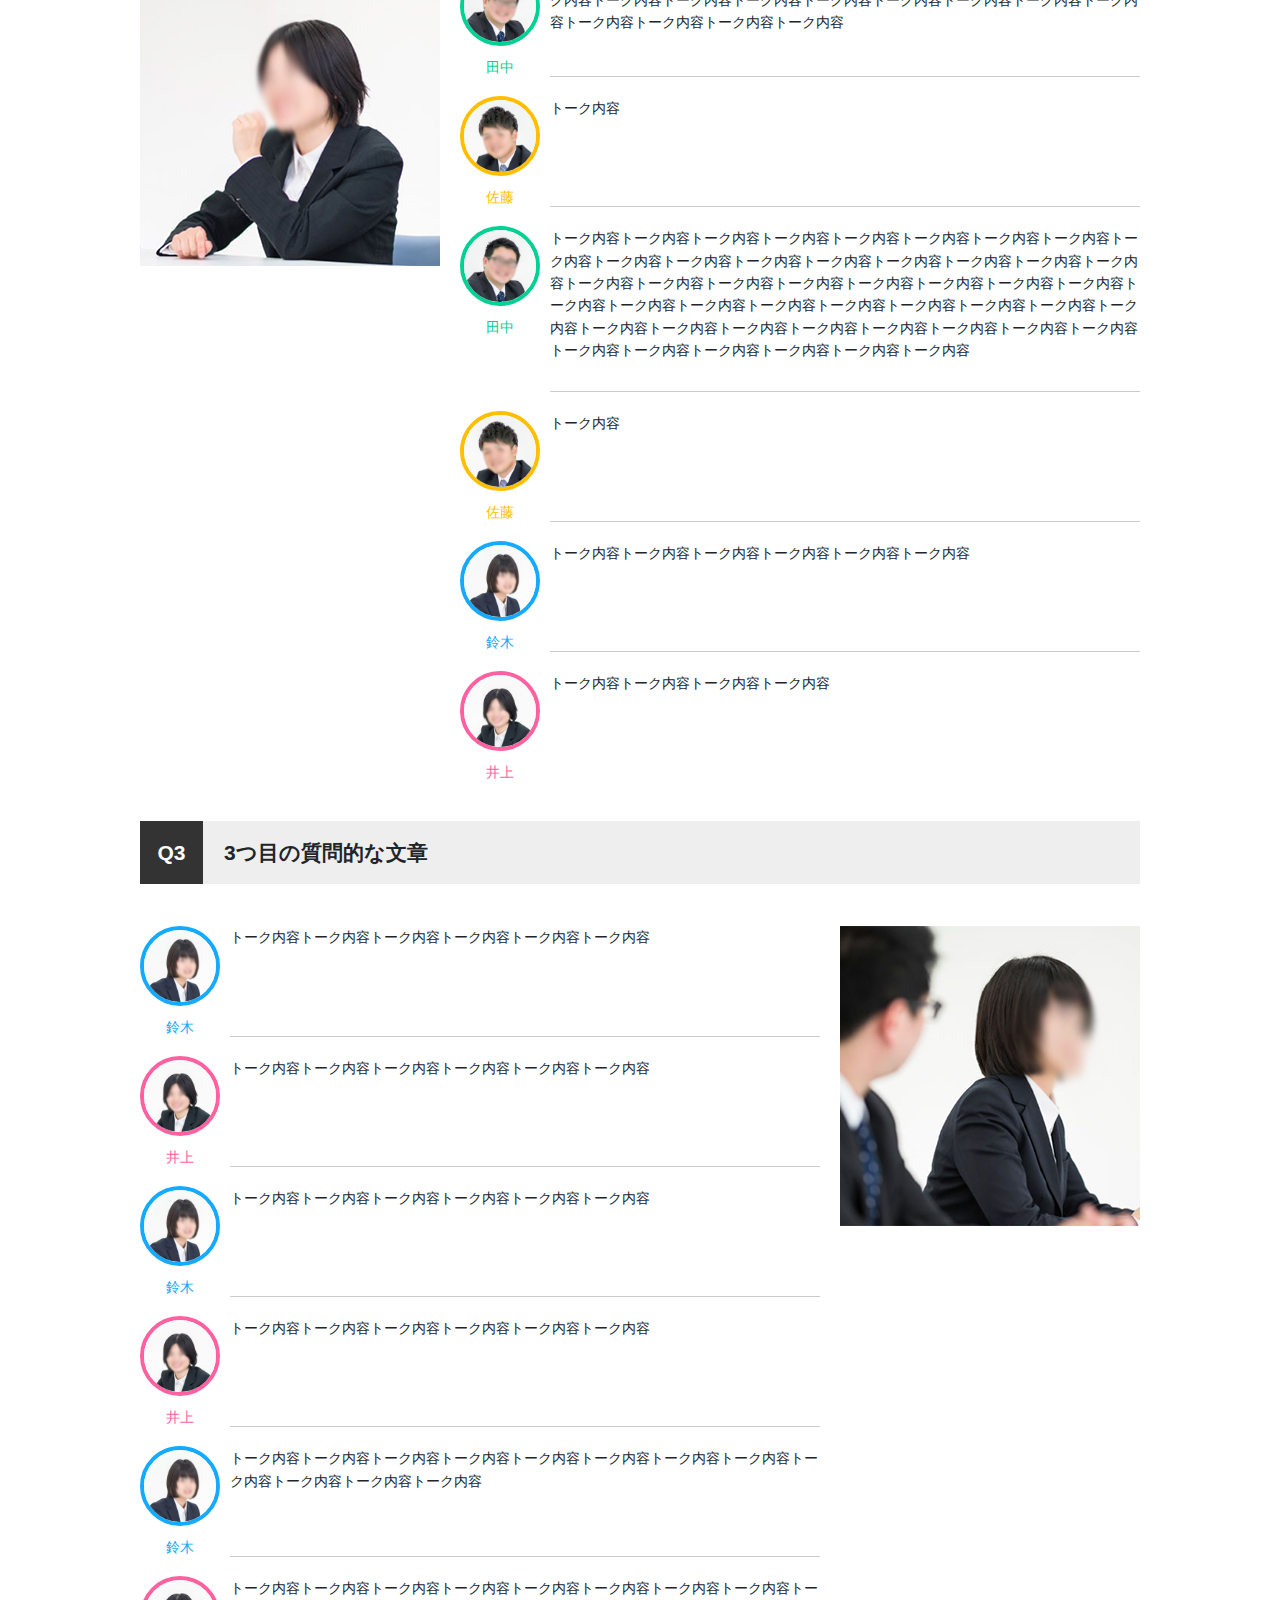
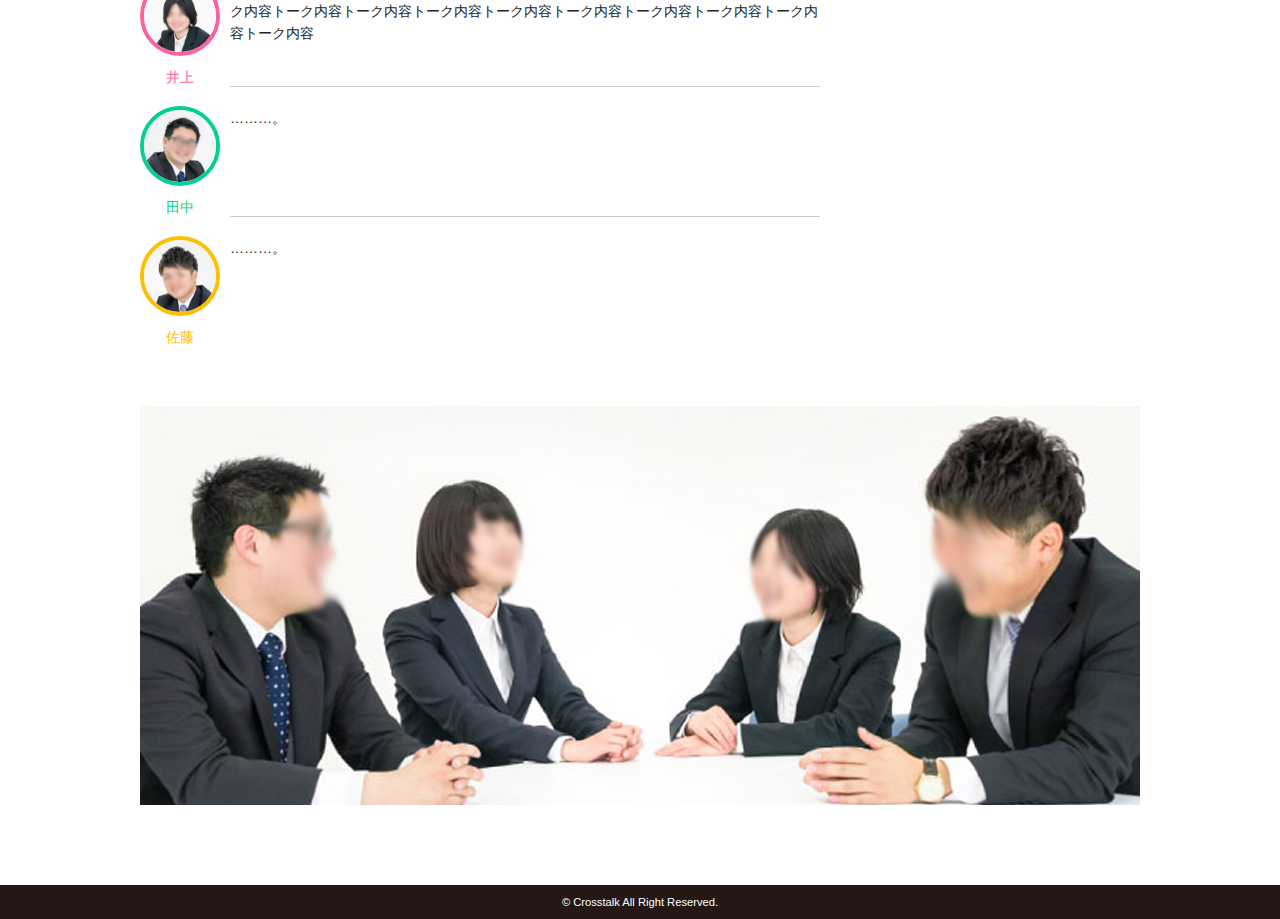
<file: work-links/zadankai/index.html>
<!DOCTYPE html>
    <html lang="ja">
        <head>
        <meta charset="UTF-8">
        <title>座談会</title>
        <link rel="stylesheet" href="css/style.css">
    </head>
    <body>
        <header>
            <h1>座談会</h1>
        </header>
        <main>
            <div class="main-visual">
                <p class="catch-copy"><strong>キャッチコピー的な文章です。</strong></p><img src="images/main-visual.jpg" alt="">
                <div class="profile first-person">
                    <p class="name">田中 太郎<span>1人目の<br>肩書き的なもの</span></p>
                    <p class="desc">プロフィール的な文章プロフィール的な文章プロフィール的な文章プロフィール的な文章プロフィール的な文章プロフィール的な文章プロフィール的な文章</p>
                </div>
                <div class="profile second-person">
                    <p class="name">鈴木 花子<span>2人目の<br>肩書き的なもの</span></p>
                    <p class="desc">プロフィール的な文章プロフィール的な文章プロフィール的な文章プロフィール的な文章プロフィール的な文章プロフィール的な文章プロフィール的な文章</p>
                </div>
                <div class="profile third-person">
                    <p class="name">井上 美里<span>3人目の<br>肩書き的なもの</span></p>
                    <p class="desc">プロフィール的な文章プロフィール的な文章プロフィール的な文章プロフィール的な文章プロフィール的な文章プロフィール的な文章プロフィール的な文章</p>
                </div>
                <div class="profile fourth-person">
                    <p class="name">佐藤 一<span>4人目の<br>肩書き的なもの</span></p>
                    <p class="desc">プロフィール的な文章プロフィール的な文章プロフィール的な文章プロフィール的な文章プロフィール的な文章プロフィール的な文章プロフィール的な文章</p>
                </div>
            </div>
            <section>
                <h2>1つ目の質問的な文章</h2>
                <div class="talk-area">
                    <div class="talk-box">
                        <figure class="face first-person"><img src="images/p_01.jpg" alt="田中">
                        	<figcaption>田中</figcaption>
                        </figure>
                        <p class="talk-content">トーク内容トーク内容トーク内容トーク内容トーク内容トーク内容トーク内容トーク内容トーク内容トーク内容トーク内容トーク内容トーク内容トーク内容トーク内容トーク内容トーク内容トーク内容トーク内容トーク内容トーク内容</p>
                    </div>
                    <div class="talk-box">
                        <figure class="face second-person"><img src="images/p_02.jpg" alt="鈴木">
                        	<figcaption>鈴木</figcaption>
                        </figure>
                        <p class="talk-content">トーク内容トーク内容トーク内容トーク内容トーク内容トーク内容</p>
                    </div>
                    <div class="talk-box">
                        <figure class="face third-person"><img src="images/p_03.jpg" alt="井上">
                        	<figcaption>井上</figcaption>
                        </figure>
                        <p class="talk-content">トーク内容トーク内容トーク内容トーク内容トーク内容トーク内容トーク内容トーク内容トーク内容トーク内容トーク内容トーク内容トーク内容トーク内容トーク内容トーク内容トーク内容トーク内容トーク内容トーク内容トーク内容</p>
                    </div>
                    <div class="talk-box">
                        <figure class="face fourth-person"><img src="images/p_04.jpg" alt="佐藤">
                        	<figcaption>佐藤</figcaption>
                        </figure>
                        <p class="talk-content">トーク内容</p>
                    </div>
                </div><img src="images/talk-img_01.jpg" alt="画像">
            </section>
            <section>
                <h2>2つ目の質問的な文章</h2>
                <div class="talk-area">
                    <div class="talk-box">
                        <figure class="face first-person"><img src="images/p_01.jpg" alt="田中">
                        <figcaption>田中</figcaption>
                        </figure>
                        <p class="talk-content">トーク内容トーク内容トーク内容トーク内容トーク内容トーク内容トーク内容トーク内容トーク内容トーク内容トーク内容トーク内容トーク内容トーク内容トーク内容トーク内容トーク内容トーク内容トーク内容トーク内容トーク内容</p>
                    </div>
                    <div class="talk-box">
                        <figure class="face fourth-person"><img src="images/p_04.jpg" alt="佐藤">
                        <figcaption>佐藤</figcaption>
                        </figure>
                        <p class="talk-content">トーク内容</p>
                    </div>
                    <div class="talk-box">
                        <figure class="face first-person"><img src="images/p_01.jpg" alt="田中">
                        <figcaption>田中</figcaption>
                        </figure>
                        <p class="talk-content">トーク内容トーク内容トーク内容トーク内容トーク内容トーク内容トーク内容トーク内容トーク内容トーク内容トーク内容トーク内容トーク内容トーク内容トーク内容トーク内容トーク内容トーク内容トーク内容トーク内容トーク内容トーク内容トーク内容トーク内容トーク内容トーク内容トーク内容トーク内容トーク内容トーク内容トーク内容トーク内容トーク内容トーク内容トーク内容トーク内容トーク内容トーク内容トーク内容トーク内容トーク内容トーク内容トーク内容トーク内容トーク内容トーク内容トーク内容トーク内容</p>
                    </div>
                    <div class="talk-box">
                        <figure class="face fourth-person"><img src="images/p_04.jpg" alt="佐藤">
                        <figcaption>佐藤</figcaption>
                        </figure>
                        <p class="talk-content">トーク内容</p>
                    </div>
                    <div class="talk-box">
                        <figure class="face second-person"><img src="images/p_02.jpg" alt="鈴木">
                            <figcaption>鈴木</figcaption>
                            </figure>
                            <p class="talk-content">トーク内容トーク内容トーク内容トーク内容トーク内容トーク内容</p>
                    </div>
                    <div class="talk-box">
                        <figure class="face third-person"><img src="images/p_03.jpg" alt="井上">
                        <figcaption>井上</figcaption>
                        </figure>
                        <p class="talk-content">トーク内容トーク内容トーク内容トーク内容</p>
                    </div>
                </div><img src="images/talk-img_02.jpg" alt="画像">
            </section>
            <section>
                <h2>3つ目の質問的な文章</h2>
                <div class="talk-area">
                    <div class="talk-box">
                        <figure class="face second-person"><img src="images/p_02.jpg" alt="鈴木">
                        <figcaption>鈴木</figcaption>
                        </figure>
                        <p class="talk-content">トーク内容トーク内容トーク内容トーク内容トーク内容トーク内容</p>
                    </div>
                    <div class="talk-box">
                        <figure class="face third-person"><img src="images/p_03.jpg" alt="井上">
                        <figcaption>井上</figcaption>
                        </figure>
                        <p class="talk-content">トーク内容トーク内容トーク内容トーク内容トーク内容トーク内容</p>
                    </div>
                    <div class="talk-box">
                        <figure class="face second-person"><img src="images/p_02.jpg" alt="鈴木">
                        <figcaption>鈴木</figcaption>
                        </figure>
                        <p class="talk-content">トーク内容トーク内容トーク内容トーク内容トーク内容トーク内容</p>
                    </div>
                    <div class="talk-box">
                        <figure class="face third-person"><img src="images/p_03.jpg" alt="井上">
                        <figcaption>井上</figcaption>
                        </figure>
                        <p class="talk-content">トーク内容トーク内容トーク内容トーク内容トーク内容トーク内容</p>
                    </div>
                    <div class="talk-box">
                        <figure class="face second-person"><img src="images/p_02.jpg" alt="鈴木">
                            <figcaption>鈴木</figcaption>
                            </figure>
                            <p class="talk-content">トーク内容トーク内容トーク内容トーク内容トーク内容トーク内容トーク内容トーク内容トーク内容トーク内容トーク内容トーク内容</p>
                    </div>
                    <div class="talk-box">
                        <figure class="face third-person"><img src="images/p_03.jpg" alt="井上">
                        <figcaption>井上</figcaption>
                        </figure>
                        <p class="talk-content">トーク内容トーク内容トーク内容トーク内容トーク内容トーク内容トーク内容トーク内容トーク内容トーク内容トーク内容トーク内容トーク内容トーク内容トーク内容トーク内容トーク内容トーク内容</p>
                    </div>
                    <div class="talk-box">
                        <figure class="face first-person"><img src="images/p_01.jpg" alt="田中">
                        <figcaption>田中</figcaption>
                        </figure>
                        <p class="talk-content">………。</p>
                    </div>
                    <div class="talk-box">
                        <figure class="face fourth-person"><img src="images/p_04.jpg" alt="佐藤">
                        <figcaption>佐藤</figcaption>
                        </figure>
                        <p class="talk-content">………。</p>
                    </div>
                </div><img src="images/talk-img_03.jpg" alt="画像">
            </section><img class="fin-img" src="images/fin-img.jpg" alt="画像">
        </main>
        <footer><small>&copy; Crosstalk All Right Reserved.</small></footer>
    </body>
</html>
</file>
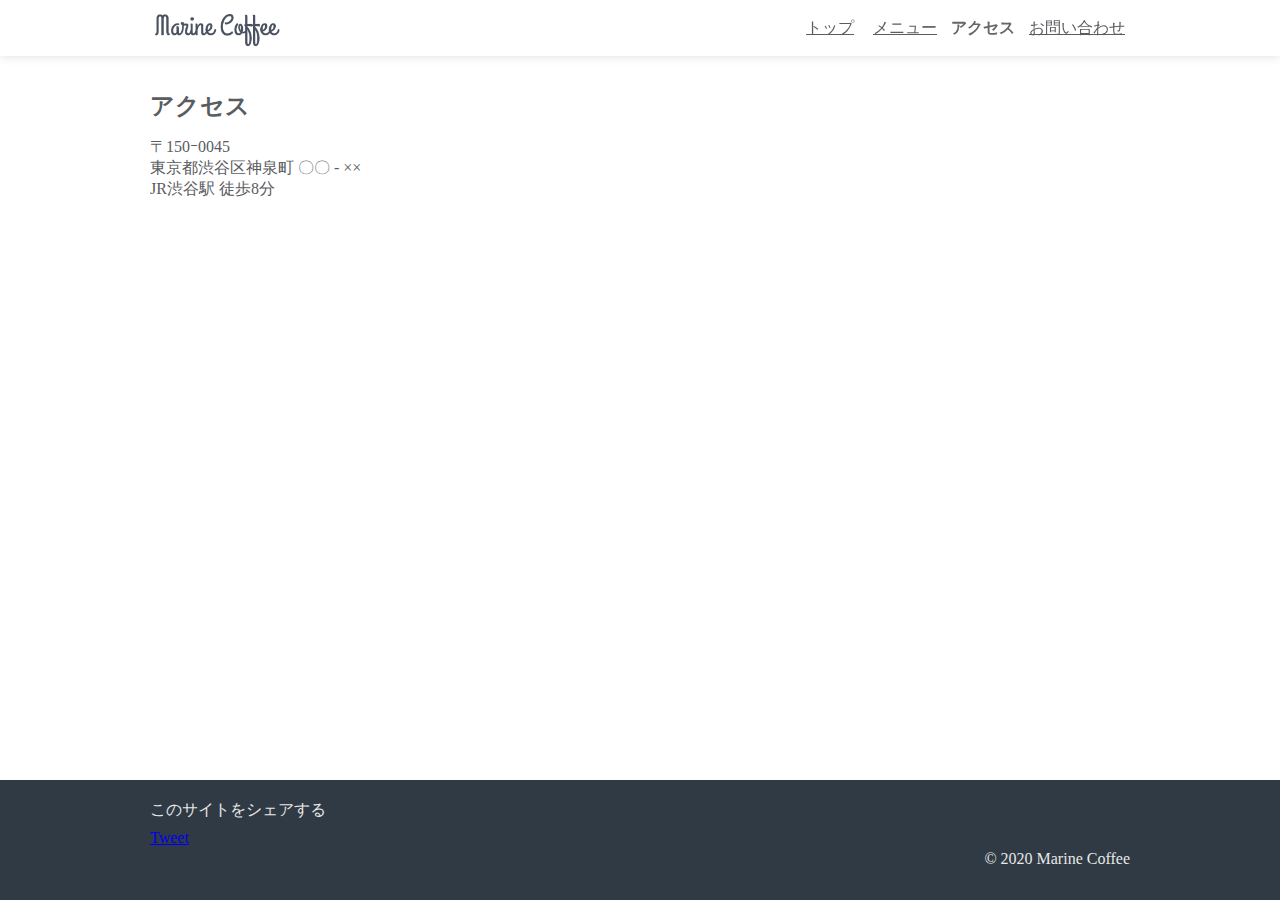
<file: work-links/marine_coffee/access.html>
<!DOCTYPE html>
<html>
  <head>
    <meta charset="UTF-8">
    <title>アクセス | Marine Coffee</title>
    <meta name="viewport" content="width=device-width, initial-scale=1">
    <meta name="description" content="東京都渋谷区にある「Marine Coffee」へのアクセス方法です。">
    <link rel="shortcut icon" href="images/favicon.ico">
    <link rel="stylesheet" href="css/common.css">
    <link rel="stylesheet" href="css/access.css">
    <link rel="stylesheet" href="css/responsive.css">
  </head>
  <body>
    <header>
        <div class="container">
            <div class="header-left">
                <img class="header-logo" src="images/logo.png" alt="Marine Coffee">
            </div>
            <div class="header-right">
                <a href="index.html">トップ</a>
                <a href="menu.html">メニュー</a>
                <span class="current">アクセス</span>
                <a href="contact.html">お問い合わせ</a>
            </div>
        </div>
    </header>
    <main>
      <div class="container">
        <h2 class="access-title">アクセス</h2>
        <p class="access-text">
          〒150ｰ0045
          <br>
          東京都渋谷区神泉町 〇〇 - ××
          <br>
          JR渋谷駅 徒歩8分
        </p>
        <div class="google-map">
          <iframe src="https://www.google.com/maps/embed?pb=!1m14!1m12!1m3!1d25918.887908533256!2d139.7030912!3d35.7050383!2m3!1f0!2f0!3f0!3m2!1i1024!2i768!4f13.1!5e0!3m2!1sja!2sjp!4v1594185344658!5m2!1sja!2sjp" width="600" height="450" frameborder="0" style="border:0;" allowfullscreen="" aria-hidden="false" tabindex="0"></iframe>
        </div>
      </div>
    </main>
    <footer>
        <div class="container">
            <div class="footer-left">
                <p>このサイトをシェアする</p>
                <a href="https://twitter.com/share?ref_src=twsrc%5Etfw" class="twitter-share-button" data-text="入力したWebサイトの名前" data-url="入力したWebサイトのURL" data-show-count="false">Tweet</a><script async src="https://platform.twitter.com/widgets.js" charset="utf-8"></script>
            </div>
            <div class="footer-right">
                &copy; 2020 Marine Coffee
            </div>
        </div>
    </footer>
  </body>
</html>
</file>
<file: work-links/2template/css/style.css>
* {
    box-sizing: border-box;
}

html {
    font-size: 62.5%;
    width: 100%;
    min-width: 1200px;
}

body {
    font-size: 1.5em;
    font-weight: 400;
    line-height: 1.0;
    color: #333;
}

a {
    color: inherit;
    text-decoration: none;
}

a:hover {
    text-decoration: none;
    opacity: .8;
}

img {
    max-width: 100%;
    vertical-align: bottom;
}

header {
    width: 100%;
    position: absolute;
    position: fixed;
    z-index: 11;
    top: 0;
    background: #ff5252;
    padding: 2rem 0;
    text-align: center;
}

header .logo {
    display: inline-block;
    margin: auto;
    text-align: center;
    font-size: 4rem;
    font-family: 'Monoton', cursive;
}

header .logo img {
    width: 4rem;
    margin-right: 2rem;
}

header .logo span {
    color: white;
    text-shadow: 1px 1px black;
}



main {
    display: flex;
    width: 1200px;
    margin: 12rem auto 0;
}

#sidebar {
    background: #69f0ad;
    width: 264px;
    padding: 24rem 2rem 2rem;
    position: relative;
}

#sidebar .sidebar-head {
    position: absolute;
    top: 0;
    left: 0;
}

#sidebar .account {
    position: absolute;
    right: 0;
    bottom: -4rem;
    left: 0;
    margin: auto;
    width: 8rem;
    height: 8rem;
}

#sidebar .account img {
    border-radius: 50%;
    border: 4px solid white;
}

#sidebar .account figcaption {
    margin-top: 1em;
    font-weight: bold;
    text-align: center;
}

#sidebar h2 {
    font-size: 20px;
    margin-top: 2em;
}

#sidebar ul {
    padding-left: 2em;
}

#sidebar ul li {
    list-style-type: disc;
}

#sidebar ul li + li {
    margin-top: 1em;
}

#sidebar ul li a {
    color: #609;
    text-decoration: underline;
}

#sidebar .sns {
    display: flex;
    justify-content: space-between;
    width: 70%;
    margin: 4rem auto 0;
}

#sidebar .sns img {
    width: 4rem;
    border-radius: 50%;
}

#content {
    background: #ffab40;
    width: 75%;
    margin-left: auto;
    padding: 4rem;
}
#contetn section + section {
    margin-top: 4rem;
}

h2 {
    font-size: 3rem;
    text-align: center;
    padding: 0.5em 0;
    border-top: 2px solid;
    border-bottom: 2px solid;
    margin-bottom: 1em;
}

h3 {
    font-size: 2rem;
    padding: 0.25 0 0.25 1em;
    border-left: 8px solid;
    margin-bottom: 1em;
}

#content .box-area {
    display: flex;
    flex-wrap: wrap;
    margin-top: 4rem;
}

#contetn .box {
    display: block;
    border: 2px solid;
}

#content .box:nth-of-type(n + 2) {
    margin-left: 5%;
}

#content .box:nth-of-type(3n + 4) {
    margin-left: 0;
}

#content .box:nth-of-type(n + 4) {
    margin-top: 5%;
}

footer {
    margin-top: 4rem;
    width: 100%;
    background: #40c4ff;
}

.copyright {
    text-align: center;
    background: 3;
    margin: 0;
    font-size: 1.2rem;
}
</file>
<file: work-links/marine_coffee/css/common.css>
@charset "utf-8";
*{
    margin: 0;
    padding: 0;
    box-sizing: border-box;
}
.container{
    max-width: 980px;
    margin-left: auto;
    margin-right: auto;
}
header{
    height: 56px;
    width: 100%;
    box-shadow: 0 0 10px #dddddd;
    background-color: white;
    position: fixed;
    top: 0;
    z-index: 1;
}
header .container,
footer .container{
    display: flex;
}
.herder-left,
.footer-left{
    margin-right: auto;
}
.header-right,
.footer-right{
    margin-left: auto;
}
.header-logo,
.footer-logo{
    height: 40px;
    margin-top: 8px;
}
.header-right a,
.header-right .current{
    line-height: 56px;
    color: #5a5c5f;
    font-size: 16px;
    padding: 16px 5px;
}
.header-right a + a{
    margin-left: 5px;
}
.header-right .current{
    font-weight: bold;
    color: #666;
}
.header-right a:hover{
    background-color: #e2f1ff;
    transition: background-color 0.5s;
}
footer{
    height: 120px;
    background-color:  #2f3a44;
    color: #e8e8e8;
    padding-top: 20px;
    display: flex;
}
.footer-left{
  margin-right: auto;
}
.footer-right{
  margin-left: auto;
  padding-top: 50px;
}
.footer-left p{
    margin-bottom: 8px;
}
main{
    display: block;
    margin-top: 56px;
    /*メイン最低高　＝　画面高　－　ヘッダー高　－フッター高*/
    min-height: calc(100vh - 56px - 120px);
    padding: 34px 0 60px;
}
main .container{
    color: #5a5c5f;
}
h2{
    margin-bottom: 15px;
}
</file>
<file: work-links/marine_coffee/css/index.css>
@charset "utf-8";
.main-visual{
    padding: 100px 0;
    background-image: url(../images/main.png);
    background-size: cover;
    color: #5f5f5f;
    text-align: center;
}
.top-title{
    font-size: 64px;
    margin-bottom: 10px;
}
.top-subtitle{
    font-size: 24px;
    margin-bottom: 60px;
}
.top-text{
    opacity: 0.9;
}
main{
    padding: 0;
}
main .container{
    padding: 80px 0;
    color: #5a5c5f;
    text-align: center;
}
main h2{
    margin-bottom: 25px;
}
.main-image{
    width: 450px;
    margin-bottom: 25px;
    box-shadow: 2px 2px 4px #b7b7b7;
    border-radius: 5px;
}
main h3{
    margin-bottom: 10px;
}
</file>
<file: work-links/marine_coffee/css/responsive.css>
@charset "utf-8";
/*----------------------
/*  PC専用のスタイル
----------------------*/
@media (min-width: 1025px){
    /*common*/
    footer .container{
        width: 980px;
    }
    /*menu.html*/
    .menu-card:nth-of-type(n + 2){
        margin-left: 5%;
    }
    .menucard:nth-of-type(n + 4){
        margin-top: 4%;
    }
    .menu-card:nth-of-type(3n + 4){
        margin-left: 0;
    }
}
/*---------------------
/*  TB・SP専用のスタイル
------------------*/
@media(max-width: 1024px){
    /*common*/
    .container{
        padding-right: 30px;
        padding-left: 30px;
    }
    footer .container{
    width: 100%;
    }
    .footer-right{
        padding-top: 20px;
    }
    /* index.html*/
    .main-visual{
        padding-top: 120px;
        padding-bottom: 80px;
    }
    .tio-title{
        font-size: 60px;
    }
}
/*-------------------------
/*   TB専用のスタイル
------------------------*/
@media (min-width: 671px) and (max-width: 1024px){
    /*menu.html*/
    .menu-card{
        width: 48%;
    }
    .menu-catd:nth-of-type(even){
        margin-left: auto;
    }
    .menu-card:nth-of-type(n + 3){
        margin-top: 4%;
    }
    .menu-catd:nth-of-type(odd){
        margin-left: 0;
    }
}
/*-------------------------
/*   SP専用のスタイル
------------------------*/
@media (max-width: 670px){
    /*common*/
    .header-left{
        display:none;
    }
    .header-right{
        margin: auto;
    }
    .header-right a{
        font-size: 14px;
    }
    footer{
        font-size: 12px;
    }
    .footer-right{
        padding-top: 20px;
    }
    /*index.html*/
    .main{
        padding-top: 60px;
        padding-bottom: 60px;
    }
    .main-image{
        width: 280px;
    }
    .main p{
        font-size: 13px;
    }
    /*menu.html*/
    .menu-card{
        width: 90%;
        margin: auto;
    }
    .menu-card:nth-of-type(n + 2){
        margin-top: 5%;
    }
    /*access.html*/
    .google-map iframe{
        width:100%;
    }
    /*contact.html*/
    .contact-form input, .contact-form textarea{
        width: 100%;
    }
}
</file>
<file: work-links/natsume/css/style.css>
@charset "utf-8";
body{
    font-family: serif;
     font-size: 24px;
     background:url(../images/bg-img.gif);
     margin:0;
}

header{
    background: #a22041;
    color: #fff;
    padding: 20px 0 20px 60px;
}

main{
    background: #fff1cf;
    width: 800px;
    margin: 50px auto;
    padding:40px;
}

h2{
    text-align:center;
}

h2 a{
    color: #1f3134;
    text-decoration: underline dotted;
}

h2 a:hover{
    opacity:0.5;
}

.info{
    /* width: 700px; */
    margin: 0 auto;
    text-align: right;
}
p{
    font-size:24px;
}
.content{
    /* width: 700px; */
    margin:0 auto;
}
.gion{
    color: #165e83;
    font-size:26px;
    font-style:italic;
    margin:0 0.25em;
}
.cat{
    color:#dd7a56;
    font-weight:bold;
    margin:0 0.25em;
}

footer{
    background:#1c305c;
    color: #fff;
    font-size:12px;
    text-align: center;
    padding: 3em 0;
}
</file>
<file: work-links/marine_coffee/css/access.css>
@charset "utf-8";
.access-title{
  margin-bottom: 15px;
}
.access-text{
  margin-bottom: 10px;
}
</file>
<file: work-links/all_night/css/style.css>
@import url(reset.css);
/************************************************************
*/
/*  COMMON
*/
/*****************************************************/
* {
    box-sizing: border-box;
}

html {
    font-size: 62.5%;
    width: 100%;
    min-width: 1200px;
}

body {
    line-height: 1.0;
    font-family: 'Note Sans JP' , sans-serif;
    font-size: 1.4em;
}

img {
    max-width: 100%;
}

/*************************************
*/
/*  header
*/
/*************************************/
header {
    width: 100%;
    height: 70vh;
    padding: 4rem 0 8rem;
    margin: auto;
    display: flex;
    flex-direction: column;
    align-items: center;
    justify-content: flex-end;
    background: radial-gradient(circle, #c96782 0%, #3d5aa2 50%);
    position: relative;
    overflow: hidden;
}

header .personality {
    position: absolute;
    bottom: 0;
    height: 90%;
    right: 0;
    left: 0;
    margin: auto;
    mix-blend-mode: hard-light;
    filter: drop-shadow(2rem 2rem 1rem rgba(189, 84, 112, 0.8));
}

h1 {
    font-family: 'M PLUS Rounded 1c', sans-serif;
    font-size: 3em;
    font-weight: normal;
    color: transparent;
    line-height: 1.2;
    letter-spacing: .1em;
    text-align: center;
    -webkit-text-stroke: 0.1rem #fff;
    text-stroke: 0.1rem #fff;
}

h1 em{
    display: block;
    font-size: 1.4em;
    font-style: normal;
}

h1,
.en,
.on-air {
    z-index: 1;
}

.en,
.on-air {
    color: #fff;
    font-size: 1.6rem;
    font-weight: bold;
    text-transform: uppercase;
    -webkit-text-stroke: 0.1rem #231815;
    text-stroke: 0.1rem #231815;
}

.en {
    margin-bottom: 1em;
}

.on-air {
    margin-top: 1em;
}

/**************************************************
*/
/*  main
*/
/************************************************/
section {
    width: 100%;
    padding: 10rem 0 15rem;
    display: flex;
    flex-wrap: wrap;
    align-items: flex-start;
    justify-content: center;
}

section:nth-of-type(even) {
    background: linear-gradient(90deg, #8a99d1 20%, #8a99d0 20%, #de9bac 80%) #5970aa;
}

section h2 {
    width: 100%;
    text-align: center;
    margin-bottom: 2em;
    font-size: 3em;
    color: transparent;
    letter-spacing: .1em;
    -webkit-text-stroke: 0.2rem #231815;
    text-stroke: 0.2rem #231815;
    text-transform: uppercase;
}

section p {
    line-height: 1.6;
}

.btn_more {
    display: block;
    width: 10em;
    color: #231815;
    line-height: 2.5;
    border: 0.2rem solid #231815;
    margin-top: 1em;
    margin-left: auto;
    text-align: center;
    transition: .3s;
    font-weight: bold;
}

.btn_more:hover {
    color: inherit;
    text-decoration: none;
    background: #fff;
    opacity: .8;
}

#a time {
    position: absolute;
    top: -3em;
    width: 100%;
    text-align: center;
    font-size: 1.5em;
    font-weight: bold;
}

#b {
    padding-bottom: 20rem;
}

#b .inner {
    width: 100rem;
    display: flex;
    justify-content: space-between;
    position: relative;
}

.btn_list {
    position: absolute;
    right: 0;
    bottom: -5em;
    display: block;
    width: 4em;
    color: #231815;
    transition: .3s;
    text-transform: uppercase;
    font-size: 1.8rem;
    font-weight: bold;
    letter-spacing: .15em;
}

.btn_list::before {
    content: "";
    position: absolute;
    top: 0;
    right: 0;
    bottom: 0;
    width: .75em;
    height: .75em;
    margin: auto;
    border-top: .4rem solid #000;
    border-right: .4rem solid #000;
    transform: rotate(45deg);
}

.btn_list:hover {
    color: inherit;
    text-decoration: none;
    opacity: .8;
}

.bn-link {
    width: 23%;
    padding: 2rem 1rem 3rem;
    position: relative;
    text-align: center;
}

.bn-link::before, .bn-link::after {
    content: "";
    position: absolute;
    left: 0;
    width: 100%;
    height: 4rem;
    border: 0.3rem solid #231815;
}

.bn-link::before {
    top: 0;
    border-bottom: none;
}

.bn-link::after {
    bottom: 0;
    border-top: none;
}

.bn-link h3 {
    text-align: center;
    line-height: 3;
    text-transform: uppercase;
}

.bn-link h3 span {
    border-bottom: 0.2rem solid #231815;
}

.bn-link p {
    text-align: left;
}

.bn-link .btn_more {
    margin-top: 2em;
    margin-right: auto;
}

#d {
    padding-bottom: 16rem;
}

#a .inner, #c .inner, #d .inner {
    width: 60rem;
    position: relative;
}

#a .inner::before, #a .inner::after, #c .inner:before, #c .inner::after, #d .inner::before, #d .inner::after {
    content: "";
    position: absolute;
    top: 0;
    bottom: 0;
    width: 15rem;
    height: 15rem;
    margin: auto;
    border-top: 0.1rem solid #231815;    
}

#a .inner::before, #c .inner::before, #d .inner::before {
    left: -10rem;
    border-left: 0.1rem solid #231815;
    transform: rotate(-45deg);
}

#a .inner::after, #c .inner::after, #d .inner::after {
    right: -10rem;
    border-right: 0.1rem solid #231815;
    transform: rotate(45deg);
}

#a p, #c p, #d p {
    line-height: 1.8;
}

/**********************************************
*/
/* footer
*/
/***********************************************/
footer {
    background: #231815;
    color: #fff;
    text-align: center;
}

footer small {
    display: block;
    padding: 1em 0;
}
</file>
<file: work-links/nojo/css/style.css>
@charset "UTF-8";
@import url(reset.css);
/***********************************************
*/
/*  COMMON
*/
/********************************************/
*{
    box-sizing: border-box;
}

html{
    font-size: 62.5%;
    width: 100%;
    min-width: 1200px;
}

body{
    line-height: 1.0;
    font-family: "メイリオ","Meiryo","ヒラギノ角ゴ Pro W3","Hiragino Kaku Gothic Pro","ＭＳ ゴシック","Osaka",sans-serif;
    font-size: 1.4em;
    background: url(../images/bg_body.png);
}

img{
    max-width: 100%;
    vertical-align: bottom;
}

a{
    text-decoration: underline;
}

a:hover{
    color: inherit;
    text-decoration: none;
    opacity: .8;
}

/******************************************
*/
/*    HEADER
*/
/*******************************************/
header{
    width: 1200px;
    margin: auto;
    display: flex;
    align-items: center;
    padding: 20px 0;
}

header nav{
    margin-left: auto;
}

header nav a{
    color: #666;
}

header nav a + a{
    margin-left: 3em;
}

/*****************************************
*/
/*     MAIN
*/
/******************************************/
main{
    width: 1200px;
    margin: auto;
    padding-bottom: 80px;
}

.main-visual{
    margin: 0 auto 40px;
}

section{
    width: 1000px;
    margin: auto;
    display: flex;
    flex-wrap: wrap;
}

section + section{
    margin-top: 80px;
}

section h2{
    width: 100%;
    text-align: center;
    margin-bottom: 1.5em;
    color: green;
    font-family: serif;
    position: relative;    
}

section h2::before{
    content: "";
    position: absolute;
    top: 0;
    bottom: 0;
    left: 0;
    z-index: -1;
    width: 100%;
    height: 2px;
    margin: auto;
    background: green;
}

section h2 span{
    display: inline-block;
    padding: 0 2em;
    background: url(../images/bg_body.png);
}

.item{
    width: 32%;
    background: white;
    padding: 20px;
}

.item + .item{
    margin-left: auto; 
}

.item img{
    border-radius: 50%;
}

.item figcaption{
    font-size: 1.4em;
    text-align: center;
    margin: 1em 0;
}

.item p{
    line-height: 1.6;
}

.price{
    font-size: 1.2em;
    text-align: center;
    margin-bottom: 1em;
}

.price span{
    font-size: .8em;
    margin-left: .5em;
}

.blog-posts{
    display: flex;
    justify-content: space-around;
    position: relative;
    padding-bottom: 40px;
}

.blog-posts .post{
    display: block;
    width: 20%;
    color: inherit;
    text-decoration: none;
}

.blog-posts .post .inner{
    background: white;
    padding: 10px;
}

.blog-posts .post time{
    font-size: .9em;
}

.blog-posts .post h3{
    margin-top: .5em;
    line-height: 1.4;
}

.blog-posts .post p{
    line-height: 1.4;
}

.blog-posts .blog-link{
    position: absolute;
    right: 0;
    bottom: 0;
    color: green;
    padding-right: 2em;
}

.blog-posts .blog-link::before{
    content: "";
    position: absolute;
    top: 0;
    right: 0;
    bottom: 0;
    width: 0;
    height: 0;
    margin: auto;
    border: .5em solid transparent;
    border-left: 1em solid green;
}

/***************************************** 
*/
/*  FOOTER 
*/
/*****************************************/
footer{
    background: url(../images/bg_footer.png);
    padding: 60px 0;
}

footer nav{
    text-align: center;
}

footer nav a{
    color: #CCC;
}

footer nav a:hover{
    color: white;
}

footer nav a + a{
    margin-left: 3em;
}

footer small{
    display: block;
    color: white;
    text-align: center;
    font-size: .9em;
    margin-top: 2em;
}
</file>
<file: work-links/service/css/style.css>
@charset "UTF-8";
@import url(reset.css);
/************************************************
*/
/* COMMON
*/
/**********************************************/
* {
    box-sizing: border-box;
}

html {
    font-size:62.5%;
    width: 100%;
    min-width: 1200px;
}

body {
    line-height: 1.0;
    font-family: 'Noto Sans JP', sans-serif;
    font-size: 1.4em;
}

a {
    color: inherit;
}

a:hover {
    color: inherit;
    text-decoration: none;
}

img {
    max-width: 100%;
}

.side-desc,
.catch-copy {
    font-feature-settings: "palt";
}

/*-----------------------------------------
/*  .tags / .tag
---------------------------------------------*/
.tags {
    display: flex;
    flex-wrap: wrap;
}

.tag {
    border-radius: 1em;
    padding: .25em .5em;
    margin: .5em;
}

.tag:hover {
    opacity: .8;
}

aside .tags {
    margin-top: 8rem;
}

aside .tag {
    background: #29c4a0;
    color: #fff;
    font-weight: 100;
}

footer .tag {
    background: #b4f1E2;
    color: #222;
}

/*******************************************************
*/
/* aside
*/
/*******************************************************/
aside {
    position: fixed;
    z-index: 10;
    top: 0;
    left: 0;
    width: 30rem;
    height: 100%;
    background: #3ad6b2;
    /* スクロールバー制御 */
    overflow-y: scroll;
    /* IE, Edge */
    -ms-overflow-style: none;
    /* Firefox */
    scrollbar-width: none;
}

aside::-webkit-scrollbar {
    /* Chrome, Safari */
    display: none;
}

aside nav {
    padding: 4rem;
}

aside nav ul {
    list-style-type: none;
    padding: 0;
    margin: 0;
}

aside nav ul li + li {
    margin-top: 1rem;
}

aside nav ul a {
    color: #fff;
    line-height: 2;
    padding-left: 1em;
    position: relative;
}

aside nav ul a::before {
    content: "";
    position: absolute;
    top: 0;
    bottom: 0;
    left: 0;
    width: .5em;
    height: .5em;
    margin: auto;
    background: #fff;
    border-radius: .2rem;
    transform: rotate(45deg);
    transition: .3s;
}

aside nav ul a:hover {
    color: #e5f8f3;
}

aside nav ul a:hover::before {
    transform: rotate(405deg) scale(1.5);
}

h1 {
    height: 30rem;
    padding: 4rem;
    background: #29c4a0;
    color:#fff;
    display: flex;
    flex-direction: column;
    font-size: 3em;
    justify-content: center;
}

.side-desc {
    color: #29c4a0;
    font-size: 1rem;
    line-height: 2.5;
    margin-top: 2em;
    font-weight: normal;
}

.side-desc span {
    background: #fff;
    padding: .25em;
    border-radius: .2rem;
}

/*****************************************************
*/
/* main
*/
/********************************************/
main {
    width: calc(100% - 30rem);
    min-width: 100rem;
    margin-left: 30rem;
    background: #e5f8f3;
}

/*================================================
*/
/*           header
*/
/*===============================================*/
header {
    width: 100%;
    padding: 4rem 4rem 0;
    margin: auto;
    display: flex;
    flex-wrap: wrap;
    background: #fff url(../images/bg_header.svg);
    position: relative;
}

header img {
    margin: 2rem auto 4rem;
}

.catch-copy {
    color: #fff;
    font-size: 2em;
    line-height: 2.5;
    text-align: right;
    width: 100%;
}

.catch-copy span {
    background: #3ad6b2;
    padding: .25em .5em;
    border-radius: .8rem;
}

/*==================================================*/
/*--------------------------------------------
/*   section(共通)
-----------------------------------------*/
section {
    width: 100%;
    display: flex;
    align-items: flex-start;
}

section:nth-of-type(odd) {
    background: #fff;
}

section h2 {
    font-size: 1.5em;
    color: transparent;
    text-transform: uppercase;
    color: #231815;
    padding-left: 1em;
    position: relative;
}

section h2::before {
    content: "";
    position: absolute;
    top: 0;
    bottom: 0;
    left: 0;
    width: .5em;
    height: .5em;
    margin: auto;
    background: #3ad6b2;
    border-radius: .2rem;
    transform: rotate(45deg);
    transition: .3s;
}

section .inner {
    width: 100rem;
    margin: auto;
    display: flex;
    flex-wrap: wrap;
}

section p {
    line-height: 1.6;
}

/*------------------------------------------------
/*   seciton(#news)
-----------------------------------*/
#news {
    width: 100rem;
    margin: auto;
    background: #fff;
    border-radius: 2rem;
    box-shadow: 0 0.8rem 0 #b8e8dc;
    padding: 4rem;
    margin-top: -4rem;
    position: relative;
}

#news h2 {
    flex: 0 0 6em;
}

#news .post {
    flex-grow: 1;
}

/*---------------------------------------------
/*    .post
---------------------------------------------------*/
/* .post(共通)  */
.post .category {
    color: #3ad6b2;
}

.post h3 {
    line-height: 1.4;
    margin: 1em 0;
}

.post time {
    color: gray;
}

/* .post(#news以外) */
section:not(#news) {
    flex-wrap: wrap;
    padding: 8rem 0;
}

section:not(#news) h2 {
    width: 100rem;
    margin: auto;
    margin-bottom: 2em;
}

section:not(#news) .post {
    background: #fff;
    border-radius: 2rem;
    box-shadow: 0 0.8rem 0 #b8e8dc;
    padding: 4rem;
    width: 48%;
    display: block;
    position: relative;
}

section:not(#news) .post::before, section:not(#news) .post::after {
    content: "";
    position: absolute;
    transition: .3s;
    transform: translate(-50%);
}

section:not(#news) .post::before {
    right: 3rem;
    bottom: 3rem;
    z-index: 1;
    width: 1rem;
    height: 1rem;
    border-top: 0.3rem solid #29c4a0;
    border-right: 0.3rem solid #29c4a0;
    transform: translate(-25%) rotate(45deg);
}

section:not(#news) .post::after {
    right: 1.5rem;
    bottom: 1.5rem;
    width: 4rem;
    height: 4rem;
    transform: scale(0);
}

section:not(#news) .post:hover {
    box-shadow: 0 0.8rem 0 #3ad6b2;
}

section:not(#news) .post:hover::before {
    border-color: #fff;
}

section:not(#news) .post:hover::after {
    transform: scale(1);
    background: #29c4a0;
    border-radius: 50%;
}

section:not(#news) .post:nth-of-type(even) {
    margin-left: auto;
}

section:not(#news) .post:nth-of-type(n + 3) {
    margin-top: 4%;
}

section:not(#news) .post .category {
    padding-left: 1em;
    position: relative;
}

section:not(#news) .post .category::before {
    content: "";
    position: absolute;
    top: 0;
    bottom: 0;
    left: 0;
    width: .5em;
    height: .5em;
    margin: auto;
    background: #3ad6b2;
    border-radius: .2rem;
    transform: ratate(45deg);
    transition: .3s;
}

/* .post(#feature) */
section#feature .post {
    background: #e5f8f3 url(../images/bg_post.svg) right top no-repeat;
}

/*=================================================
*/
/*            footer
*/
/*==========================================*/
footer {
    width: 100%;
    background: #e5f8f3;
    text-align: center;
    padding: 10rem 0 5rem;
}

footer .tags {
    width: 100rem;
    margin: auto;
    justify-content: center;
}

footer nav {
    margin: 4rem auto;
    display: flex;
    justify-content: center;
}

footer nav a {
    text-decoration: underline;
    text-decoration-style: dashed;
}

footer nav a + a {
    margin-left: 1em;
}

footer small {
    display: block;
    padding: 1em 0;
}
</file>
<file: work-links/zadankai/css/style.css>
@charset "UTF-8";
@import url(reset.css);
/*********************************************************************
*/
/* COMMON
*/
/********************************************************************/
*{
    box-sizing: border-box;
}

html {
    font-size: 62.5%;
    width: 100%;
    min-width: 1200px;
}

body {
    line-height: 1.0;
    font-family: "メイリオ","Meiryo","ヒラギノ角ゴ pro W3","Hiragino Kaku Gothic Pro","MS ゴシック","Osaka",sans-serif;
font-size: 1.4em;
/********/
}

img {
    max-width: 100%;
}

/****************************************************
*/
/*  header
*/
/******************************************************/
header {
    width: 1200px;
    margin: auto;
    display: flex;
    align-items: center;
    padding: 20px 0;
}

/************************************************************************
*/
/*  main
*/
/*********************************************************************/
main {
    width: 1200px;
    margin: auto;
    padding-bottom: 80px;
}

.main-visual {
    display: flex;
    flex-wrap: wrap;
    justify-content: center;
    margin-bottom: 8rem;
    position: relative;
}

.matin-visual img {
    width: 100%;
}

.catch-copy {
    position: absolute;
    top: 1em;
    text-align: center;
    font-size: 3em;
    font-style: italic;
    letter-spacing: .2em;
}

.profile {
    width: 20%;
    padding: 4rem 2rem;
    margin-top: -4rem;
    position: relative;
}

.profile::before {
    content: "";
    position: absolute;
    top: 0;
    right: 0;
    left: 0;
    width: 0;
    height: 0;
    margin: auto;
    transform: translateY(-100%);
    border: 2rem solid transparent;
    border-bottom: 2rem solid #000;
}

.profile + .profile {
    margin-left: 1%;
}

.profile.first-person {
    background: #01d192;
}

.profile.first-person::before {
    border-bottom-color: #01d192;
}

.profile.second-person {
    background: #14aaff;
}

.profile.second-person::before {
    border-bottom-color: #14aaff;
}

.profile.third-person {
    background: #ff61a0;
}

.profile.third-person::before {
    border-bottom-color: #ff61a0;
}

.profile.fourth-person {
    background: #ffbe00;
}

.profile.fourth-person::before {
    border-bottom-color: #ffbe00;
}

.profile .name {
    color: #fff;
    text-align: center;
    font-size: 2em;
}

.profile .name span {
    display: block;
    font-size: 1.4rem;
    margin-top: 1em;
    line-height: 1.2;
}

.profile .desc {
    line-height: 1.4;
}

section {
    width: 1000px;
    margin: auto;
    display: flex;
    flex-wrap: wrap;
    align-items: flex-start;
    justify-content: space-between;
    counter-increment: num;
}

section + section {
    margin-top: 6rem;
}

section:nth-of-type(even) {
    flex-direction: row-reverse;
}

section h2 {
    display: flex;
    width: 100%;
    margin-bottom: 2em;
    background: #eee;
    position: relative;
    padding: 1em 1em 1em 4em;
}

section h2::before {
    content: "Q" counter(num);
    position: absolute;
    top: 0;
    left: 0;
    width: 3em;
    height: 100%;
    line-height: 3em;
    display: block;
    color: #fff;
    background: #333;
    text-align: center;
}

section > img {
    width: 30%;
}

.talk-area {
    width: 68%;
}

.talk-box {
    display: flex;
}

.talk-box + .talk-box .face {
    margin-top: 4rem;
}

.talk-box + .talk-box .talk-content {
    padding-top: 2rem;
    margin-top: 2rem;
    border-top: 1px solid #ccc;
}

.face {
    flex: 0 0 8rem;
    align-self: flex-start;
    margin-right: 1rem;
    position: relative;
}

.face.first-person {
    color: #01d192;
}

.face.first-person img {
    border-color: #01d192;
}

.face.second-person {
    color: #14aaff;
}

.face.second-person img {
    border-color: #14aaff;
}

.face.third-person {
    color: #ff61a0;
}

.face.third-person img {
    border-color: #ff61a0;
}

.face.fourth-person {
    color: #ffbe00;
}

.face.fourth-person img {
    border-color: #ffbe00;
}

.face figcaption {
    position: absolute;
    bottom: -2em;
    left: 50%;
    width: max-content;
    transform: translateX(-50%);
}

.face img {
    border-radius: 50%;
    border: 4px solid;
}

.talk-content {
    flex-grow: 1;
    line-height: 1.6;
}

.fin-img {
    display: block;
    margin: 8rem auto 0;
}

/*********************************************************
*/
/*  footer
*/
/**********************************************************/
footer {
    background: #231815;
    color: #fff;
    text-align: center;
}

footer small {
    display: block;
    padding: 1em 0;
}
</file>
